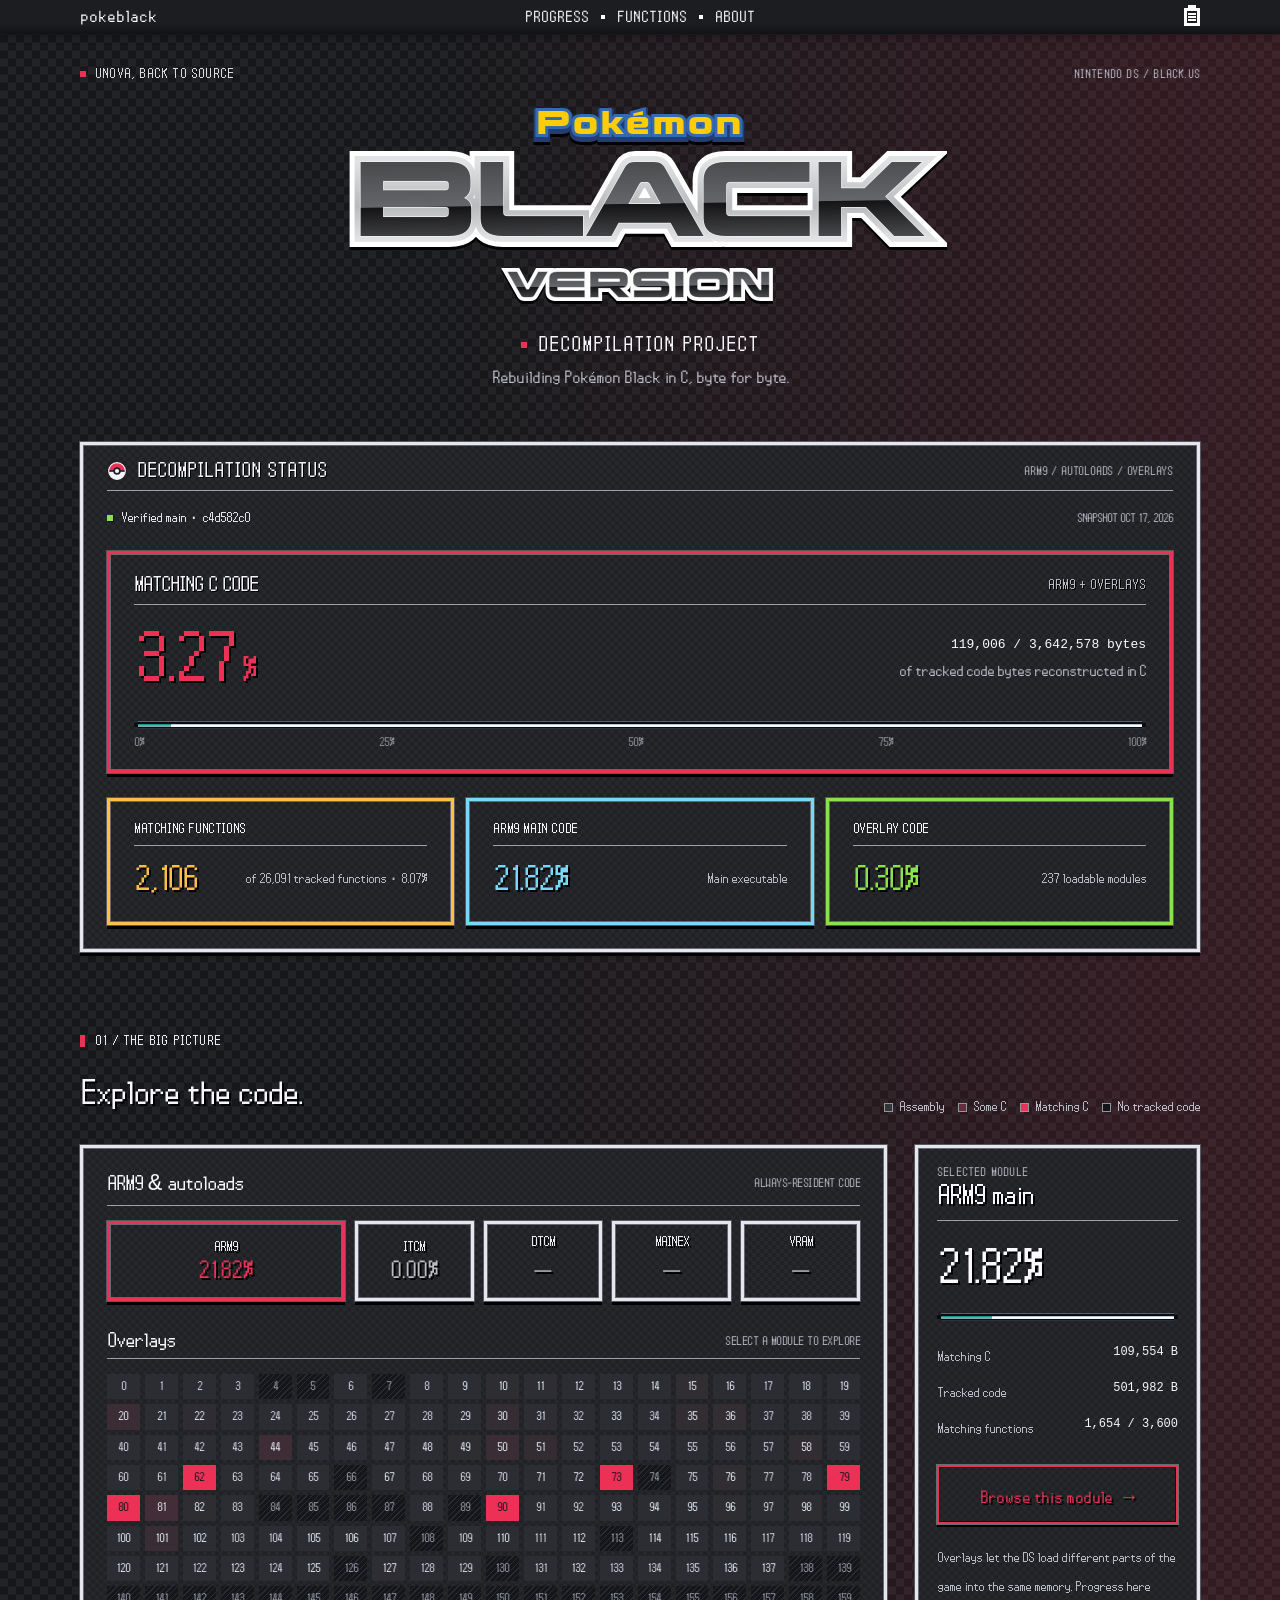
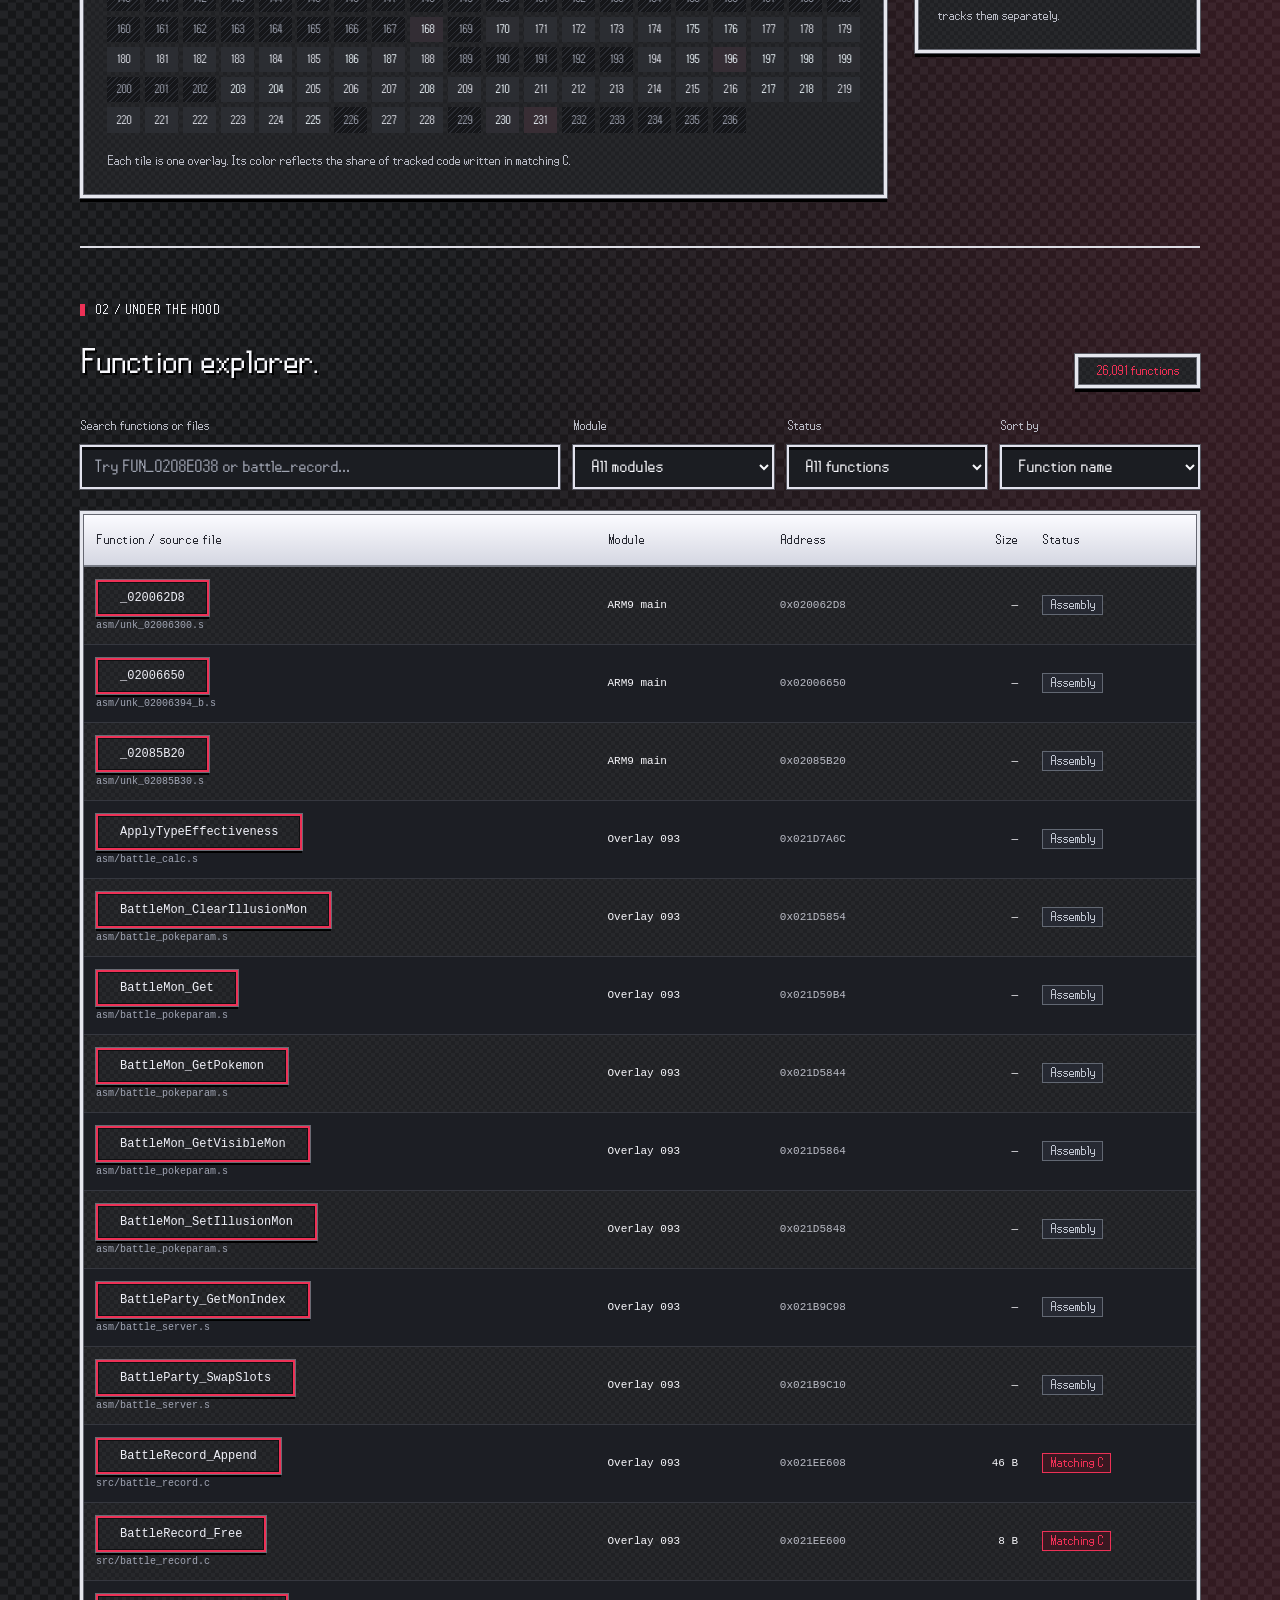
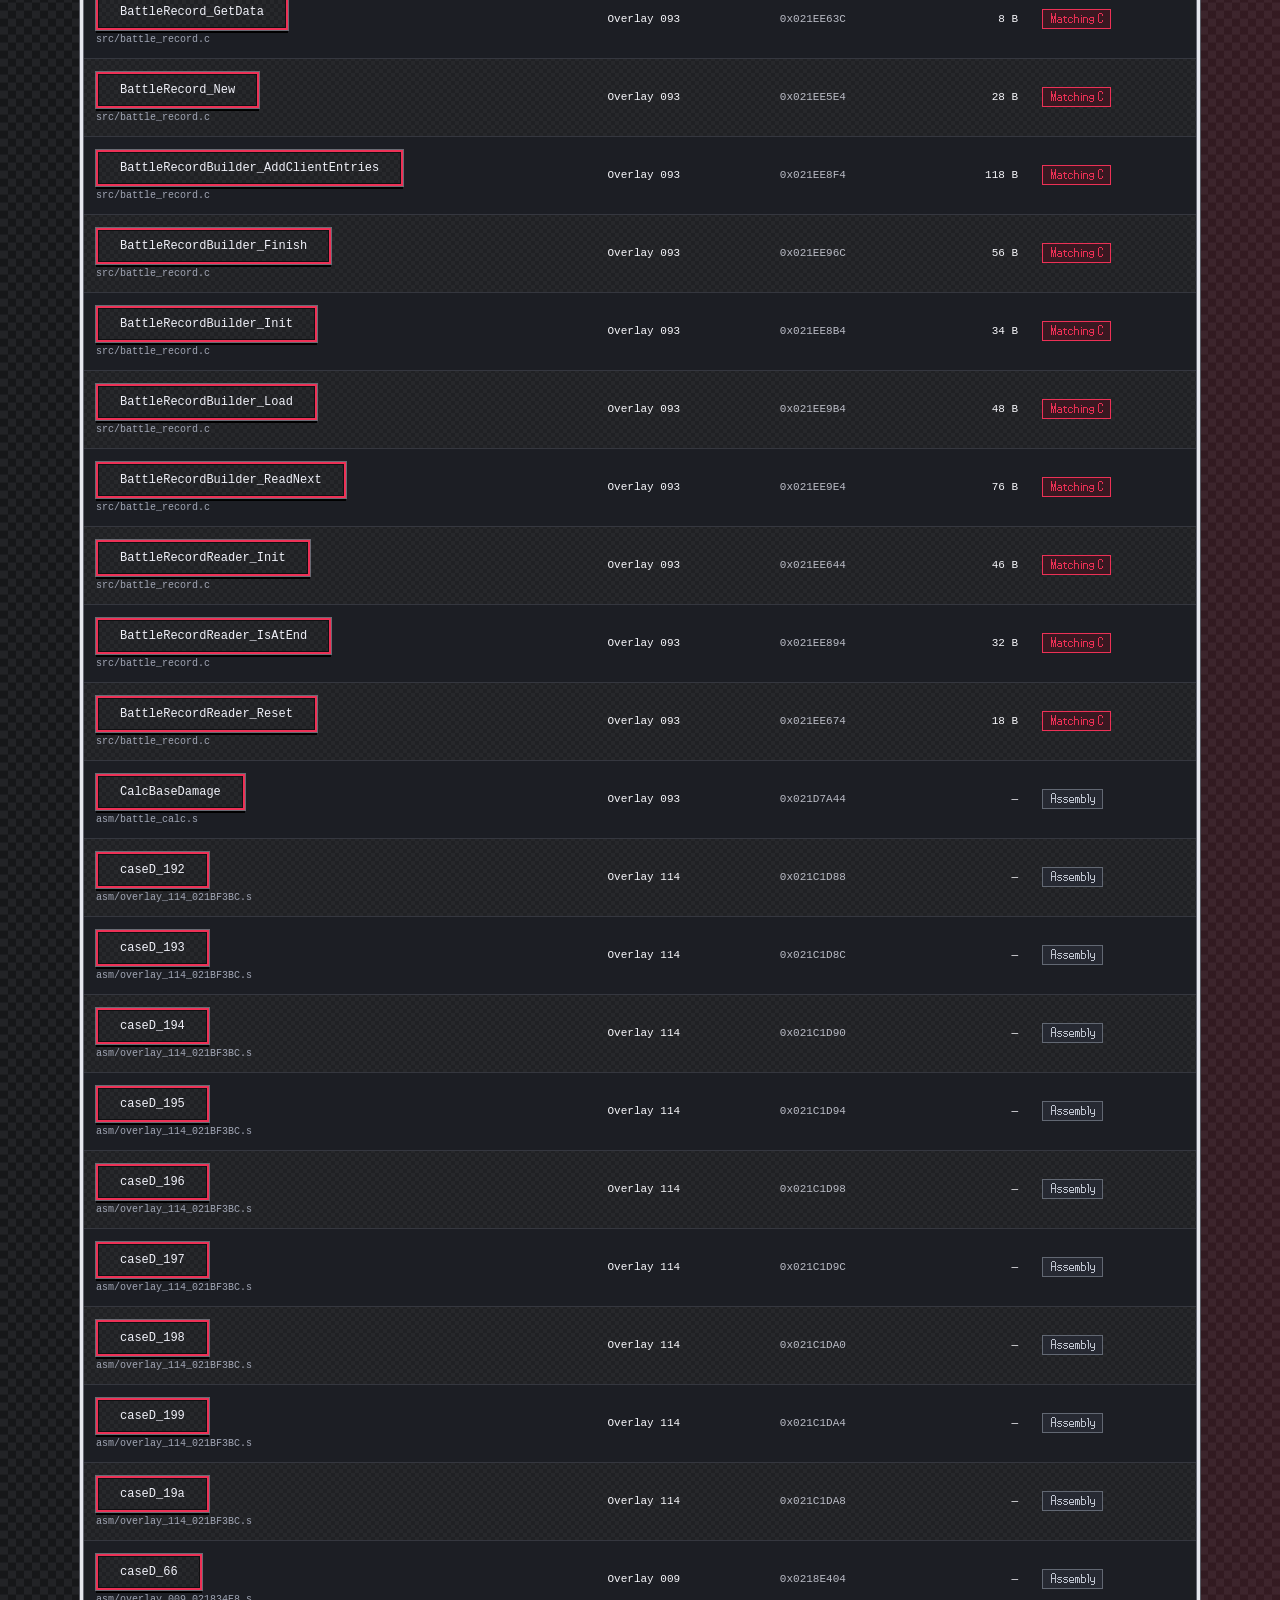
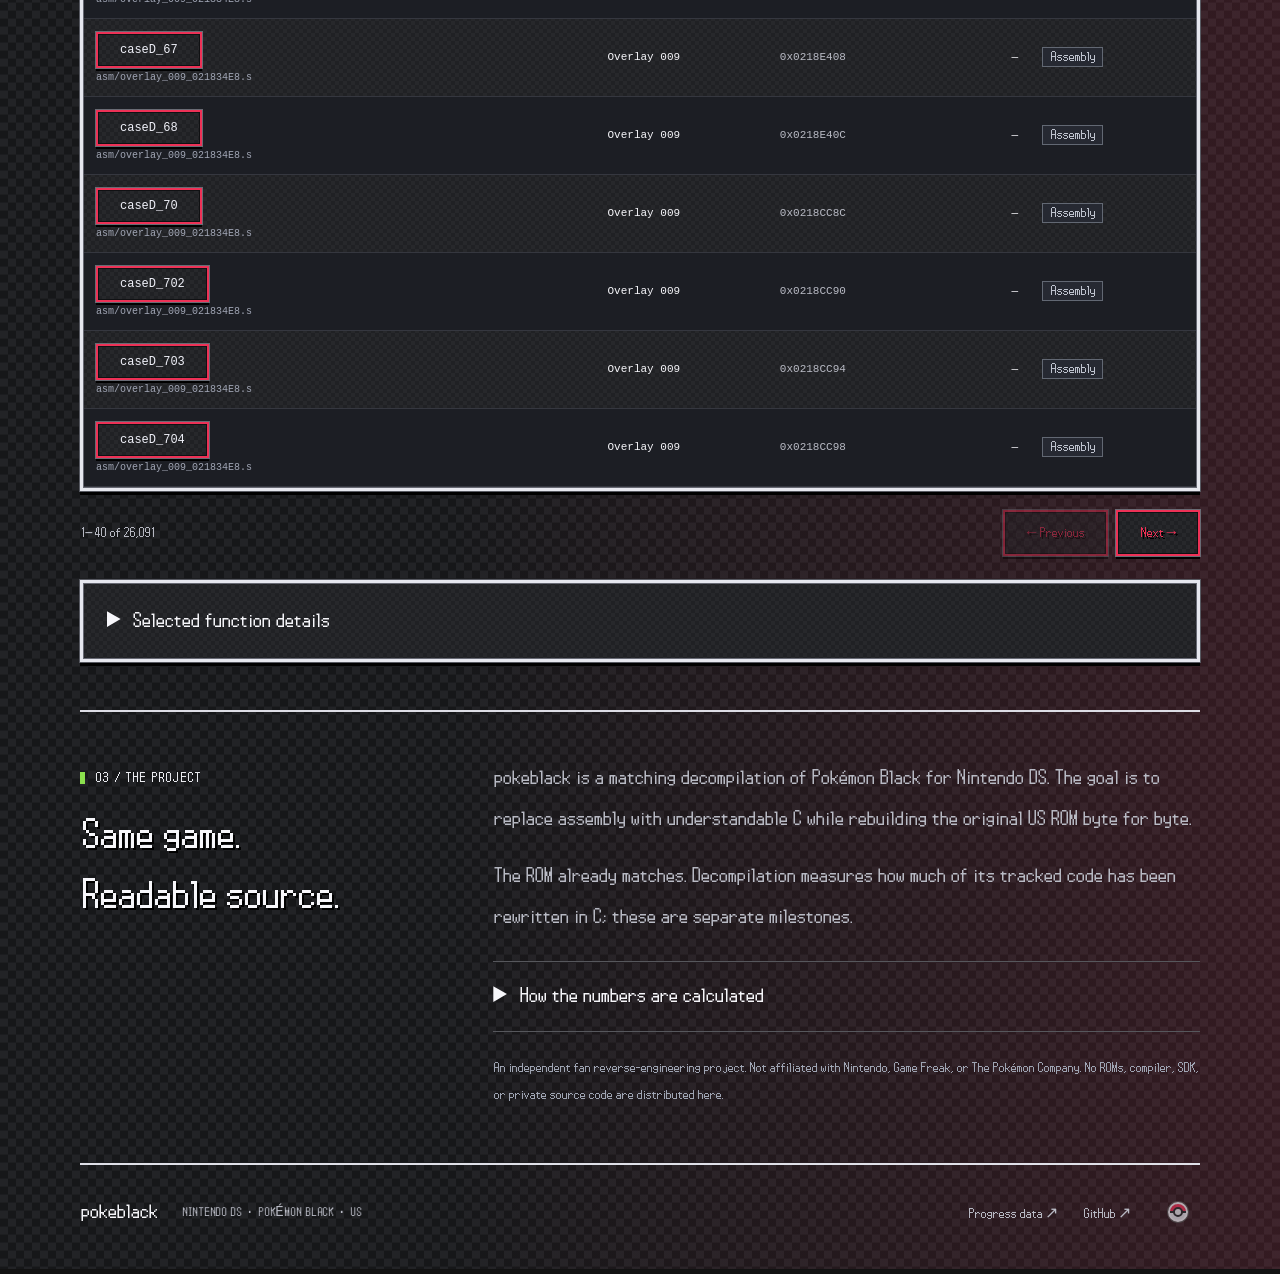
<file: index.html>
<!doctype html>
<html lang="en">
<head>
  <meta charset="utf-8">
  <meta name="viewport" content="width=device-width,initial-scale=1">
  <meta name="theme-color" content="#08090c">
  <meta name="description" content="Follow Pokémon Black's matching decompilation: verified code progress, Nintendo DS overlays, and a searchable function explorer.">
  <title>pokeblack · Decompilation progress</title>
  <link rel="icon" href="favicon.svg?v=2" type="image/svg+xml">
  <link rel="stylesheet" href="style.css?v=30">
  <link rel="preload" href="assets/fonts/korataki-bold.woff2" as="font" type="font/woff2" crossorigin>
  <link rel="preload" href="assets/fonts/pokemon-bw-text.woff2" as="font" type="font/woff2" crossorigin>
  <script src="app.js?v=7" defer></script>
</head>
<body>
  <a class="skip" href="#main">Skip to content</a>
  <header class="auto-hide-header">
    <div class="system-strip">
      <a class="system-brand" href="#">pokeblack</a>
      <nav aria-label="Main navigation"><a class="nav-progress" href="#code-map">Progress</a><a class="nav-functions" href="#explorer">Functions</a><a class="nav-about" href="#about">About</a></nav>
      <span class="battery" aria-hidden="true"></span>
    </div>
  </header>
  <main id="main">
    <section class="hero" id="progress">
      <div class="eyebrow"><span class="tiny-square"></span> UNOVA, BACK TO SOURCE <span class="edition">NINTENDO DS / BLACK.US</span></div>
      <div class="hero-heading"><div class="hero-copy"><h1>
        <svg class="title-logo" viewBox="0 0 640 220" aria-hidden="true" focusable="false">
          <defs>
            <linearGradient id="title-face" x1="0" y1="0" x2=".09" y2="1"><stop stop-color="#48494b"/><stop offset=".49" stop-color="#656669"/><stop offset=".5" stop-color="#141416"/><stop offset="1" stop-color="#595a5d"/></linearGradient>
            <linearGradient id="title-bevel" x1="0" y1="0" x2="0" y2="1"><stop stop-color="#e0e2e4"/><stop offset=".48" stop-color="#b8babc"/><stop offset="1" stop-color="#f4f5f6"/></linearGradient>
          </defs>
          <g text-anchor="middle" font-family="Korataki, sans-serif" font-weight="700" stroke-linejoin="miter">
            <text x="320" y="35" font-size="28" letter-spacing="3" fill="#233d71" stroke="#233d71" stroke-width="10">Pokémon</text>
            <text x="320" y="32" font-size="28" letter-spacing="3" fill="#ffcc05" stroke="#326bb3" stroke-width="6" paint-order="stroke fill">Pokémon</text>
            <g font-size="92">
              <text x="320" y="134" fill="none" stroke="#fff" stroke-width="22">BLACK</text>
              <text x="320" y="134" fill="none" stroke="url(#title-bevel)" stroke-width="12">BLACK</text>
              <text x="320" y="134" fill="url(#title-face)" stroke="#f0f1f3" stroke-width="1.4" paint-order="stroke fill">BLACK</text>
            </g>
            <g font-size="31" letter-spacing="3">
              <text x="320" y="195" fill="none" stroke="#fff" stroke-width="8">VERSION</text>
              <text x="320" y="195" fill="url(#title-face)" stroke="#b5b7bb" stroke-width="1" paint-order="stroke fill">VERSION</text>
            </g>
          </g>
        </svg><span class="sr-only">Pokémon Black Version decompilation progress</span>
      </h1><div class="hero-subtitle"><span class="tiny-square"></span> DECOMPILATION PROJECT</div><p>Rebuilding Pokémon Black in C, byte for byte.</p></div>
      </div>
      <div class="progress-console">
      <div class="console-top"><span><svg class="status-ball" viewBox="0 0 24 24" aria-hidden="true"><circle cx="12" cy="12" r="10" fill="#f3f5fa"/><path d="M2 12a10 10 0 0 1 20 0Z" fill="var(--accent)"/><path d="M2 12h20" stroke="#1b222e" stroke-width="2"/><circle cx="12" cy="12" r="3.5" fill="#f3f5fa" stroke="#1b222e" stroke-width="2"/><circle cx="12" cy="12" r="10" fill="none" stroke="#f3f5fa" stroke-width="1.3"/></svg> DECOMPILATION STATUS</span><span>ARM9 / AUTOLOADS / OVERLAYS</span></div>
      <div class="snapshot"><span class="live-dot"></span><span id="verification">Loading verified snapshot…</span><span class="snapshot-date" id="snapshot-date"></span></div>
      <p class="error" id="error" role="alert" hidden></p>
      <div class="code-status"><div class="code-nameplate"><span>MATCHING C CODE</span><span>ARM9 + OVERLAYS</span></div><div class="progress-heading"><div class="big-number"><span id="overall">—</span><span>%</span></div><div class="progress-caption"><strong id="byte-caption">Reading progress data…</strong><span>of tracked code bytes reconstructed in C</span></div></div>
      <div class="hp-bar"><span class="exp-track"><progress id="overall-bar" value="0" max="100" aria-label="Overall matching C code progress"></progress></span></div>
      <div class="scale" aria-hidden="true"><span>0%</span><span>25%</span><span>50%</span><span>75%</span><span>100%</span></div>
      </div>
      <div class="stats">
        <div><span class="metric-label">MATCHING FUNCTIONS</span><strong id="matched-functions">—</strong><span id="function-caption">of tracked named functions</span></div>
        <div><span class="metric-label">ARM9 MAIN CODE</span><strong id="arm9-percent">—</strong><span>Main executable</span></div>
        <div><span class="metric-label">OVERLAY CODE</span><strong id="overlay-percent">—</strong><span id="overlay-caption">Loadable game modules</span></div>
      </div>
      </div>
    </section>

    <section class="map-section" id="code-map" aria-labelledby="map-title">
      <div class="section-title"><div><span class="section-number">01 / THE BIG PICTURE</span><h2 id="map-title">Explore the code.</h2></div><div class="legend"><span><i class="legend-remaining"></i>Assembly</span><span><i class="legend-partial"></i>Some C</span><span><i class="legend-done"></i>Matching C</span><span><i class="legend-empty"></i>No tracked code</span></div></div>
      <div class="map-layout"><div class="map-main"><div class="map-label"><h3>ARM9 &amp; autoloads</h3><span>ALWAYS-RESIDENT CODE</span></div><div id="core-map" class="core-map"></div><div class="map-label overlays-label"><h3>Overlays</h3><span>SELECT A MODULE TO EXPLORE</span></div><div class="heatmap" id="overlay-map" aria-label="Overlay code progress"></div><p class="map-note">Each tile is one overlay. Its color reflects the share of tracked code written in matching C.</p></div>
      <aside class="module-detail" id="module-detail" aria-live="polite"><div class="module-nameplate"><span class="metric-label">SELECTED MODULE</span><h3 id="module-title">ARM9 main</h3></div><strong class="module-percent" id="module-percent">—</strong><div class="module-exp"><span class="exp-track"><progress id="module-bar" value="0" max="100" aria-label="Selected module matching C progress"></progress></span></div><dl><div><dt>Matching C</dt><dd id="module-bytes">—</dd></div><div><dt>Tracked code</dt><dd id="module-total">—</dd></div><div><dt>Matching functions</dt><dd id="module-functions">—</dd></div></dl><button class="primary-button menu-frame" id="explore-module" type="button">Browse this module <span aria-hidden="true">→</span></button><p>Overlays let the DS load different parts of the game into the same memory. Progress here tracks them separately.</p></aside></div>
    </section>

    <section id="explorer" aria-labelledby="explorer-title">
      <div class="section-title"><div><span class="section-number">02 / UNDER THE HOOD</span><h2 id="explorer-title">Function explorer.</h2></div><span class="result-count" id="result-count" aria-live="polite">Loading…</span></div>
      <form class="filters" role="search" id="filters"><label class="search-label">Search functions or files<input id="search" type="search" placeholder="Try FUN_0208E038 or battle_record…" autocomplete="off"></label><label>Module<select id="module-select"><option value="">All modules</option></select></label><label>Status<select id="status-select"><option value="">All functions</option><option value="matched">Matching C</option><option value="assembly">Assembly</option></select></label><label>Sort by<select id="sort-select"><option value="name">Function name</option><option value="size">C function size</option><option value="module">Module</option></select></label></form>
      <div class="table-wrapper"><table><thead><tr><th scope="col">Function / source file</th><th scope="col">Module</th><th scope="col">Address</th><th scope="col" class="size-cell">Size</th><th scope="col">Status</th></tr></thead><tbody id="function-rows"></tbody></table><p id="empty" class="empty" hidden>No functions match these filters. Try another name or module.</p></div>
      <div class="pagination"><span id="page-caption"></span><div><button id="previous" type="button" disabled aria-label="Previous page">← Previous</button><button id="next" type="button" disabled aria-label="Next page">Next →</button></div></div>
      <details class="function-detail" id="function-detail"><summary>Selected function details</summary><dl id="function-info"></dl><p>Source stays in the private decompilation mirror. This public site contains progress metadata only.</p></details>
    </section>

    <section id="about" class="about" aria-labelledby="about-title"><div><span class="section-number">03 / THE PROJECT</span><h2 id="about-title">Same game.<br>Readable source.</h2></div><div class="about-copy"><p>pokeblack is a matching decompilation of Pokémon Black for Nintendo DS. The goal is to replace assembly with understandable C while rebuilding the original US ROM byte for byte.</p><p>The ROM already matches. Decompilation measures how much of its tracked code has been rewritten in C; these are separate milestones.</p><details><summary>How the numbers are calculated</summary><p>Code progress uses objdiff v3.8.0 function-sized code bytes from linked ARM9, autoload, and overlay objects. Embedded literal pools can be included in assembly code ranges. Discarded linker helpers, data-only regions, ARM7, and game assets are excluded from this code percentage.</p><p>Function totals combine emitted named assembly function labels with emitted C functions. Compiler-generated assembly wrappers are excluded, and inline assembly does not count as matching C. Assembly function sizes are shown as a dash because their labels do not provide reliable byte sizes.</p><p>Each snapshot identifies the verified main commit. The private repo's GitHub Actions rebuilds ARM9 and ARM7 and checks their recorded hashes before updating this site. The full ROM was verified before that commit reached main.</p></details><p class="about-small">An independent fan reverse-engineering project. Not affiliated with Nintendo, Game Freak, or The Pokémon Company. No ROMs, compiler, SDK, or private source code are distributed here.</p></div></section>
    <noscript><p class="error">Enable JavaScript to browse the progress snapshot, or download <a href="data/progress.json">the progress JSON</a>.</p></noscript>
  </main>
  <footer><a class="brand" href="#">pokeblack</a><span>NINTENDO DS · POKÉMON BLACK · US</span><a href="data/progress.json">Progress data ↗</a><a href="https://github.com/reflxay/pokeblack-progress">GitHub ↗</a><a class="theme-switch" href="black2.html" aria-label="Switch to the Black 2 design" title="Switch to the Black 2 design"><span class="ball" aria-hidden="true"></span></a></footer>
</body>
</html>
</file>
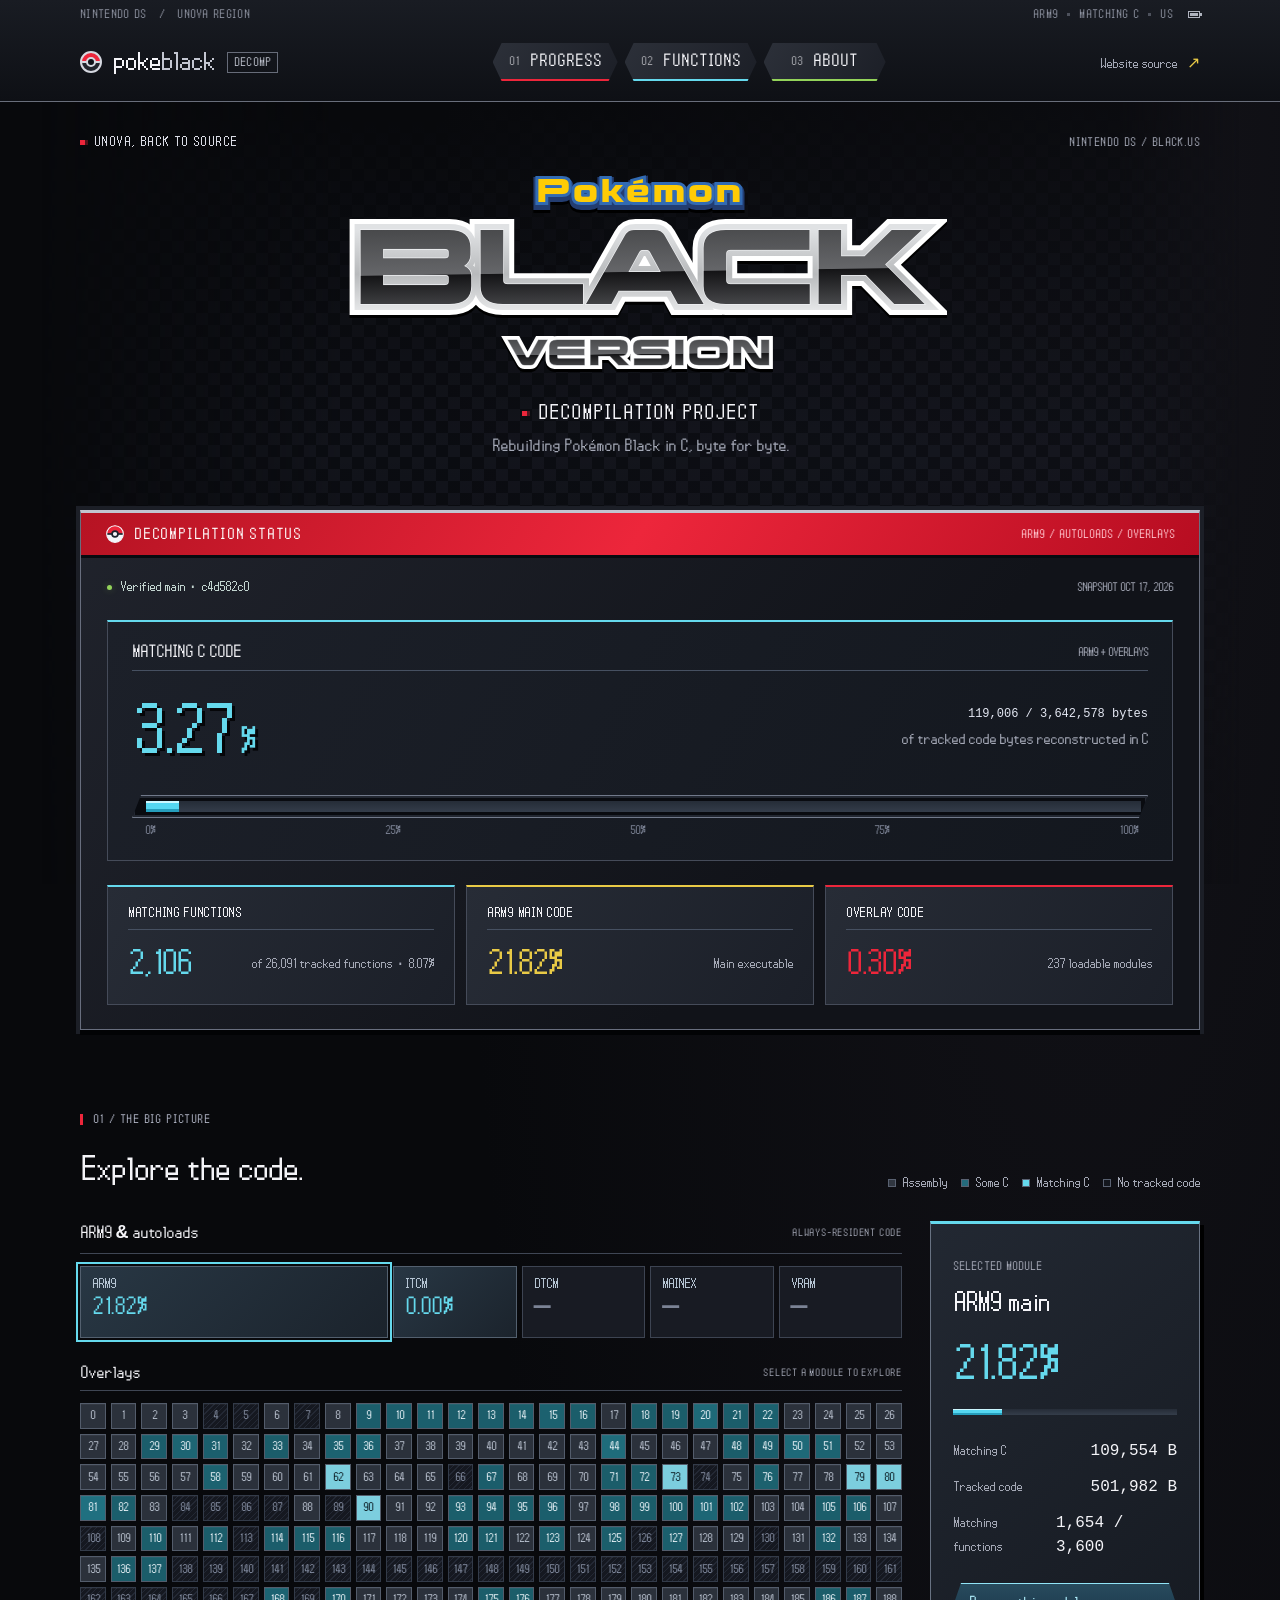
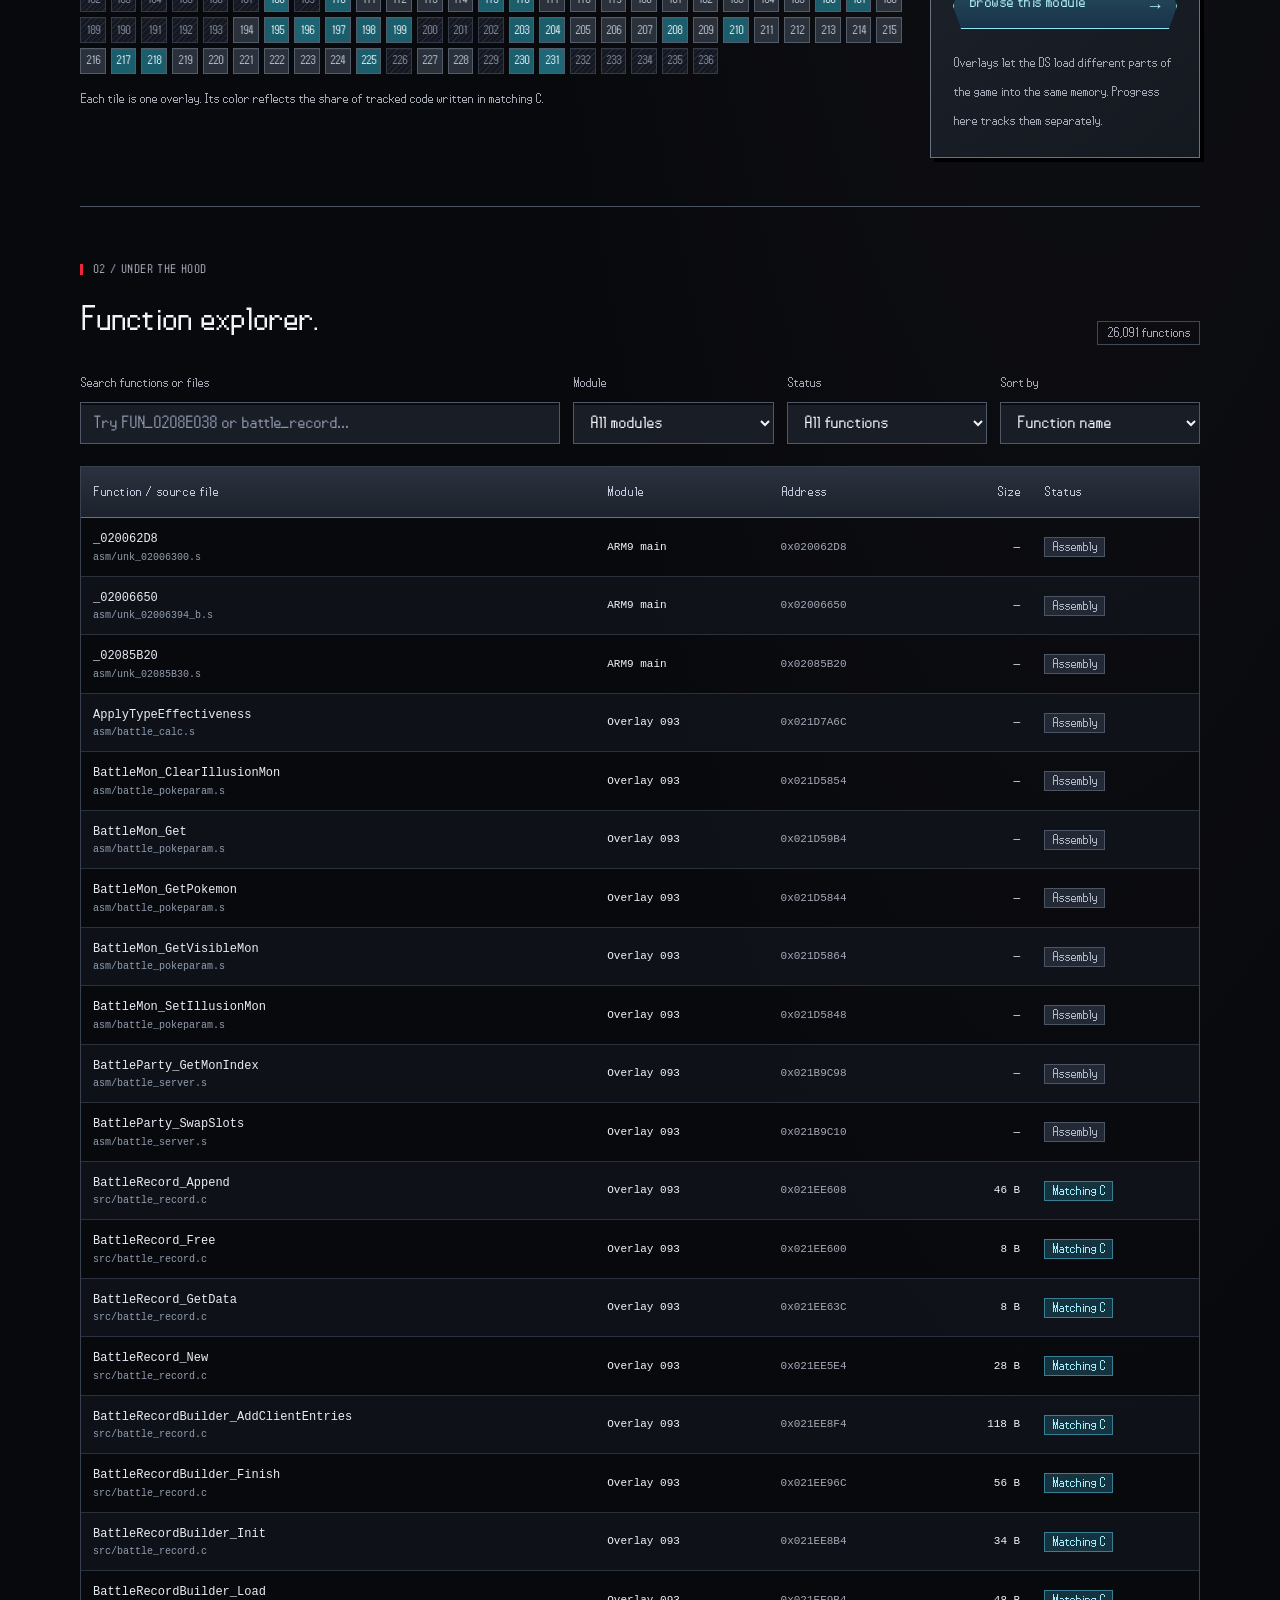
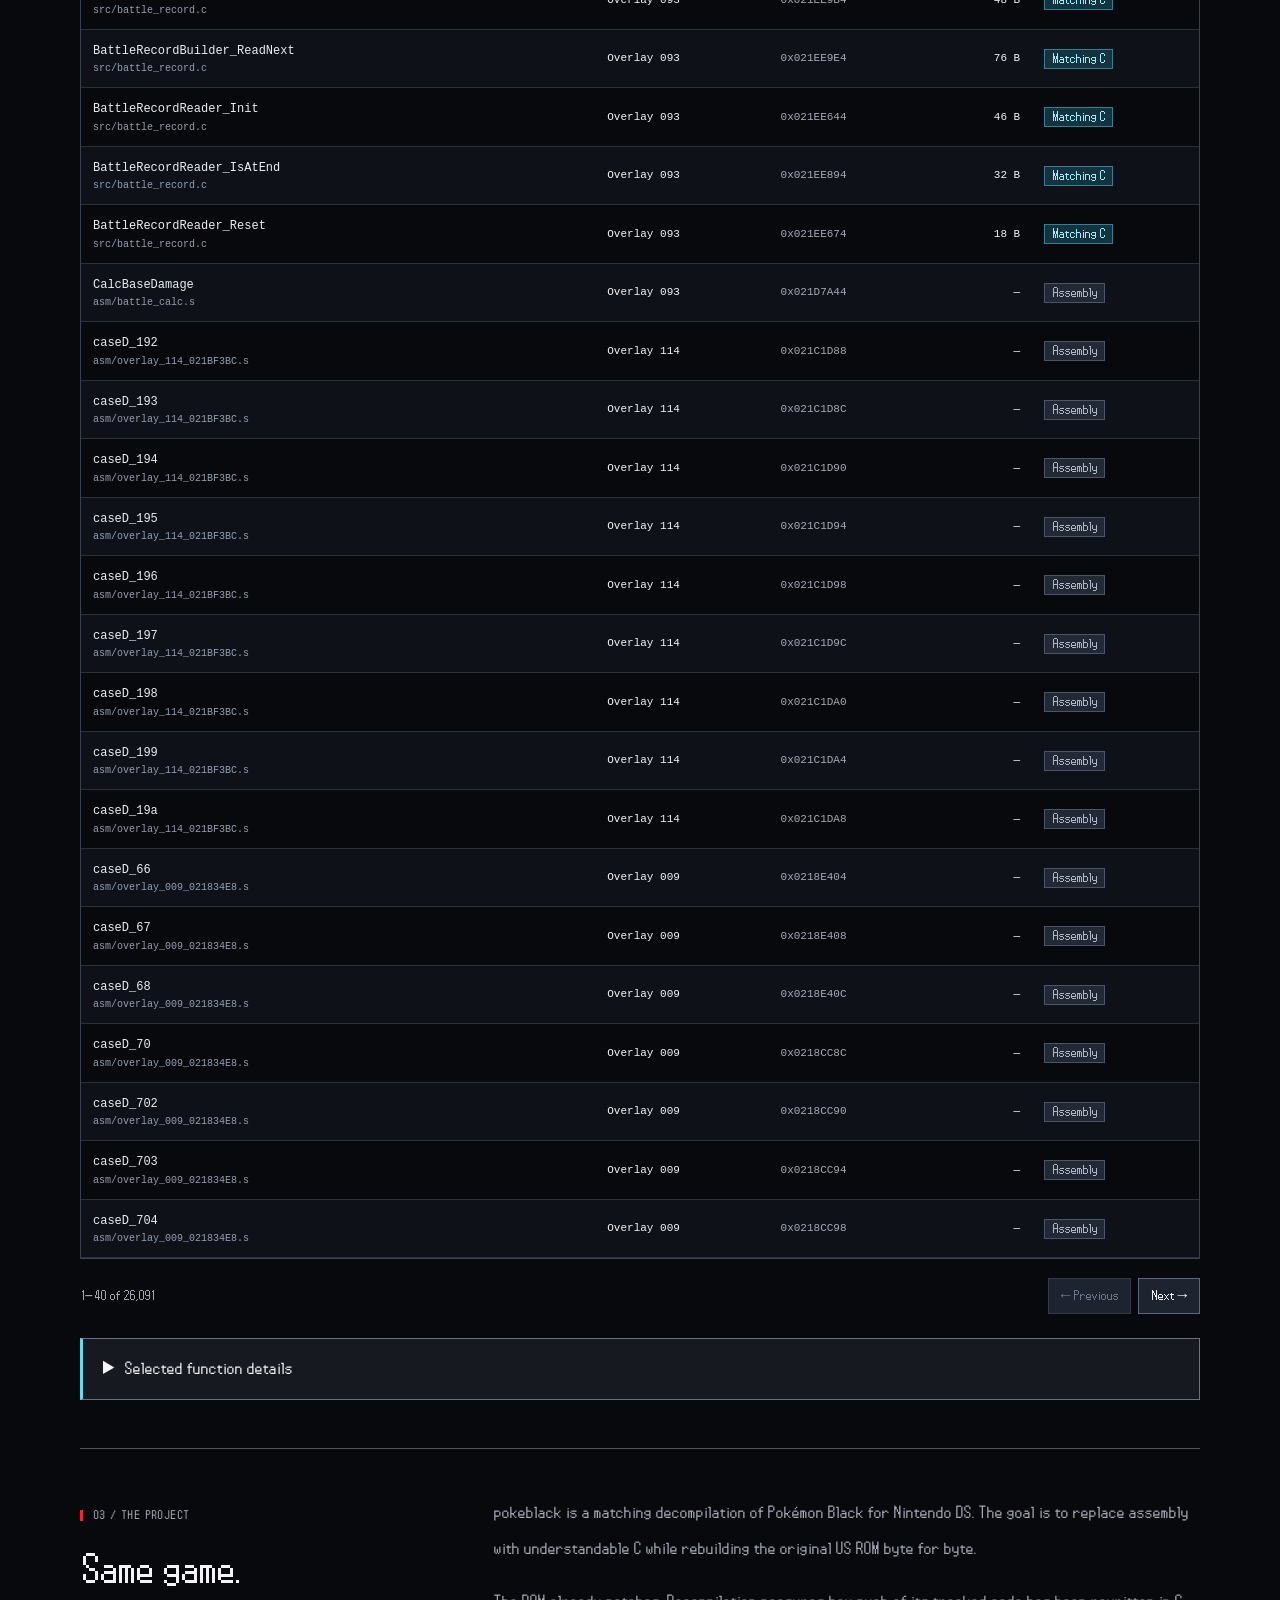
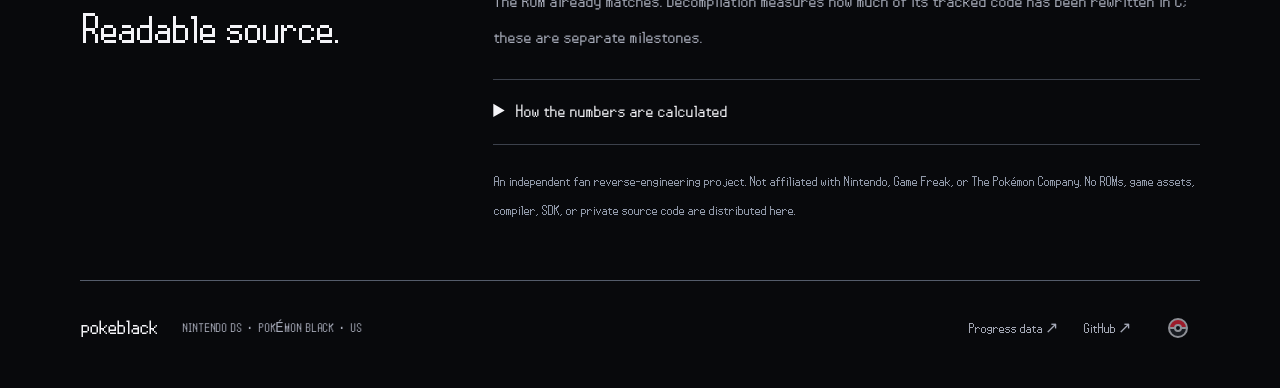
<file: black2.html>
<!doctype html>
<html lang="en">
<head>
  <meta charset="utf-8">
  <meta name="viewport" content="width=device-width,initial-scale=1">
  <meta name="theme-color" content="#08090c">
  <meta name="description" content="Follow Pokémon Black's matching decompilation: verified code progress, Nintendo DS overlays, and a searchable function explorer.">
  <title>pokeblack · Black 2 style archive</title>
  <link rel="icon" href="favicon.svg?v=2" type="image/svg+xml">
  <link rel="stylesheet" href="black2.css?v=3">
  <link rel="preload" href="assets/fonts/korataki-bold.woff2" as="font" type="font/woff2" crossorigin>
  <link rel="preload" href="assets/fonts/pokemon-bw-text.woff2" as="font" type="font/woff2" crossorigin>
  <script src="app.js?v=7" defer></script>
</head>
<body>
  <a class="skip" href="#main">Skip to content</a>
  <header>
    <div class="system-strip"><span>NINTENDO DS <span class="system-divider">/</span> UNOVA REGION</span><span>ARM9 <i></i> MATCHING C <i></i> US <span class="battery" aria-hidden="true"></span></span></div>
    <div class="header-inner">
      <a class="brand" href="#"><span class="ball" aria-hidden="true"></span>poke<span>black</span><span class="brand-tag">DECOMP</span></a>
      <nav aria-label="Main navigation"><a class="nav-progress" href="#progress"><span>01</span> Progress</a><a class="nav-functions" href="#explorer"><span>02</span> Functions</a><a class="nav-about" href="#about"><span>03</span> About</a></nav>
      <a class="repo-link" href="https://github.com/reflxay/pokeblack-progress">Website source <span aria-hidden="true">↗</span></a>
    </div>
  </header>
  <main id="main">
    <section class="hero" id="progress">
      <div class="eyebrow"><span class="tiny-square"></span> UNOVA, BACK TO SOURCE <span class="edition">NINTENDO DS / BLACK.US</span></div>
      <div class="hero-heading"><div class="hero-copy"><h1>
        <svg class="title-logo" viewBox="0 0 640 220" aria-hidden="true" focusable="false">
          <defs>
            <linearGradient id="title-face" x1="0" y1="0" x2=".09" y2="1"><stop stop-color="#48494b"/><stop offset=".49" stop-color="#656669"/><stop offset=".5" stop-color="#141416"/><stop offset="1" stop-color="#595a5d"/></linearGradient>
            <linearGradient id="title-bevel" x1="0" y1="0" x2="0" y2="1"><stop stop-color="#e0e2e4"/><stop offset=".48" stop-color="#b8babc"/><stop offset="1" stop-color="#f4f5f6"/></linearGradient>
          </defs>
          <g text-anchor="middle" font-family="Korataki, sans-serif" font-weight="700" stroke-linejoin="miter">
            <text x="320" y="35" font-size="28" letter-spacing="3" fill="#233d71" stroke="#233d71" stroke-width="10">Pokémon</text>
            <text x="320" y="32" font-size="28" letter-spacing="3" fill="#ffcc05" stroke="#326bb3" stroke-width="6" paint-order="stroke fill">Pokémon</text>
            <g font-size="92">
              <text x="320" y="134" fill="none" stroke="#fff" stroke-width="22">BLACK</text>
              <text x="320" y="134" fill="none" stroke="url(#title-bevel)" stroke-width="12">BLACK</text>
              <text x="320" y="134" fill="url(#title-face)" stroke="#f0f1f3" stroke-width="1.4" paint-order="stroke fill">BLACK</text>
            </g>
            <g font-size="31" letter-spacing="3">
              <text x="320" y="195" fill="none" stroke="#fff" stroke-width="8">VERSION</text>
              <text x="320" y="195" fill="url(#title-face)" stroke="#b5b7bb" stroke-width="1" paint-order="stroke fill">VERSION</text>
            </g>
          </g>
        </svg><span class="sr-only">Pokémon Black Version decompilation progress</span>
      </h1><div class="hero-subtitle"><span class="tiny-square"></span> DECOMPILATION PROJECT</div><p>Rebuilding Pokémon Black in C, byte for byte.</p></div>
      </div>
      <div class="progress-console">
      <div class="console-top"><span><svg class="status-ball" viewBox="0 0 24 24" aria-hidden="true"><circle cx="12" cy="12" r="10" fill="#f3f5fa"/><path d="M2 12a10 10 0 0 1 20 0Z" fill="#ed263b"/><path d="M2 12h20" stroke="#1b222e" stroke-width="2"/><circle cx="12" cy="12" r="3.5" fill="#f3f5fa" stroke="#1b222e" stroke-width="2"/><circle cx="12" cy="12" r="10" fill="none" stroke="#f3f5fa" stroke-width="1.3"/></svg> DECOMPILATION STATUS</span><span>ARM9 / AUTOLOADS / OVERLAYS</span></div>
      <div class="snapshot"><span class="live-dot"></span><span id="verification">Loading verified snapshot…</span><span class="snapshot-date" id="snapshot-date"></span></div>
      <p class="error" id="error" role="alert" hidden></p>
      <div class="code-status"><div class="code-nameplate"><span>MATCHING C CODE</span><span>ARM9 + OVERLAYS</span></div><div class="progress-heading"><div class="big-number"><span id="overall">—</span><span>%</span></div><div class="progress-caption"><strong id="byte-caption">Reading progress data…</strong><span>of tracked code bytes reconstructed in C</span></div></div>
      <div class="hp-bar"><span class="exp-track"><progress id="overall-bar" value="0" max="100" aria-label="Overall matching C code progress"></progress></span></div>
      <div class="scale" aria-hidden="true"><span>0%</span><span>25%</span><span>50%</span><span>75%</span><span>100%</span></div>
      </div>
      <div class="stats">
        <div><span class="metric-label">MATCHING FUNCTIONS</span><strong id="matched-functions">—</strong><span id="function-caption">of tracked named functions</span></div>
        <div><span class="metric-label">ARM9 MAIN CODE</span><strong id="arm9-percent">—</strong><span>Main executable</span></div>
        <div><span class="metric-label">OVERLAY CODE</span><strong id="overlay-percent">—</strong><span id="overlay-caption">Loadable game modules</span></div>
      </div>
      </div>
    </section>

    <section class="map-section" id="code-map" aria-labelledby="map-title">
      <div class="section-title"><div><span class="section-number">01 / THE BIG PICTURE</span><h2 id="map-title">Explore the code.</h2></div><div class="legend"><span><i class="legend-remaining"></i>Assembly</span><span><i class="legend-partial"></i>Some C</span><span><i class="legend-done"></i>Matching C</span><span><i class="legend-empty"></i>No tracked code</span></div></div>
      <div class="map-layout"><div class="map-main"><div class="map-label"><h3>ARM9 &amp; autoloads</h3><span>ALWAYS-RESIDENT CODE</span></div><div id="core-map" class="core-map"></div><div class="map-label overlays-label"><h3>Overlays</h3><span>SELECT A MODULE TO EXPLORE</span></div><div class="heatmap" id="overlay-map" aria-label="Overlay code progress"></div><p class="map-note">Each tile is one overlay. Its color reflects the share of tracked code written in matching C.</p></div>
      <aside class="module-detail" id="module-detail" aria-live="polite"><span class="metric-label">SELECTED MODULE</span><h3 id="module-title">ARM9 main</h3><strong class="module-percent" id="module-percent">—</strong><progress id="module-bar" value="0" max="100" aria-label="Selected module matching C progress"></progress><dl><div><dt>Matching C</dt><dd id="module-bytes">—</dd></div><div><dt>Tracked code</dt><dd id="module-total">—</dd></div><div><dt>Matching functions</dt><dd id="module-functions">—</dd></div></dl><button class="primary-button" id="explore-module" type="button">Browse this module <span aria-hidden="true">→</span></button><p>Overlays let the DS load different parts of the game into the same memory. Progress here tracks them separately.</p></aside></div>
    </section>

    <section id="explorer" aria-labelledby="explorer-title">
      <div class="section-title"><div><span class="section-number">02 / UNDER THE HOOD</span><h2 id="explorer-title">Function explorer.</h2></div><span class="result-count" id="result-count" aria-live="polite">Loading…</span></div>
      <form class="filters" role="search" id="filters"><label class="search-label">Search functions or files<input id="search" type="search" placeholder="Try FUN_0208E038 or battle_record…" autocomplete="off"></label><label>Module<select id="module-select"><option value="">All modules</option></select></label><label>Status<select id="status-select"><option value="">All functions</option><option value="matched">Matching C</option><option value="assembly">Assembly</option></select></label><label>Sort by<select id="sort-select"><option value="name">Function name</option><option value="size">C function size</option><option value="module">Module</option></select></label></form>
      <div class="table-wrapper"><table><thead><tr><th scope="col">Function / source file</th><th scope="col">Module</th><th scope="col">Address</th><th scope="col" class="size-cell">Size</th><th scope="col">Status</th></tr></thead><tbody id="function-rows"></tbody></table><p id="empty" class="empty" hidden>No functions match these filters. Try another name or module.</p></div>
      <div class="pagination"><span id="page-caption"></span><div><button id="previous" type="button" disabled aria-label="Previous page">← Previous</button><button id="next" type="button" disabled aria-label="Next page">Next →</button></div></div>
      <details class="function-detail" id="function-detail"><summary>Selected function details</summary><dl id="function-info"></dl><p>Source stays in the private decompilation mirror. This public site contains progress metadata only.</p></details>
    </section>

    <section id="about" class="about" aria-labelledby="about-title"><div><span class="section-number">03 / THE PROJECT</span><h2 id="about-title">Same game.<br>Readable source.</h2></div><div class="about-copy"><p>pokeblack is a matching decompilation of Pokémon Black for Nintendo DS. The goal is to replace assembly with understandable C while rebuilding the original US ROM byte for byte.</p><p>The ROM already matches. Decompilation measures how much of its tracked code has been rewritten in C; these are separate milestones.</p><details><summary>How the numbers are calculated</summary><p>Code progress uses objdiff v3.8.0 function-sized code bytes from linked ARM9, autoload, and overlay objects. Embedded literal pools can be included in assembly code ranges. Discarded linker helpers, data-only regions, ARM7, and game assets are excluded from this code percentage.</p><p>Function totals combine emitted named assembly function labels with emitted C functions. Compiler-generated assembly wrappers are excluded, and inline assembly does not count as matching C. Assembly function sizes are shown as a dash because their labels do not provide reliable byte sizes.</p><p>Each snapshot identifies the verified main commit. The private repo's GitHub Actions rebuilds ARM9 and ARM7 and checks their recorded hashes before updating this site. The full ROM was verified before that commit reached main.</p></details><p class="about-small">An independent fan reverse-engineering project. Not affiliated with Nintendo, Game Freak, or The Pokémon Company. No ROMs, game assets, compiler, SDK, or private source code are distributed here.</p></div></section>
    <noscript><p class="error">Enable JavaScript to browse the progress snapshot, or download <a href="data/progress.json">the progress JSON</a>.</p></noscript>
  </main>
  <footer><a class="brand" href="#">pokeblack</a><span>NINTENDO DS · POKÉMON BLACK · US</span><a href="data/progress.json">Progress data ↗</a><a href="https://github.com/reflxay/pokeblack-progress">GitHub ↗</a><a class="theme-switch" href="./" aria-label="Switch to the Black 1 design" title="Switch to the Black 1 design"><span class="ball" aria-hidden="true"></span></a></footer>
</body>
</html>
</file>
<file: style.css>
@font-face{font-family:'Korataki';src:url('assets/fonts/korataki-bold.woff2') format('woff2');font-style:normal;font-weight:700;font-display:swap}
@font-face{font-family:'Pokemon BW';src:url('assets/fonts/pokemon-bw-text.woff2') format('woff2');font-style:normal;font-weight:400;font-display:swap}

:root{color-scheme:dark;--bg:#0b0b0d;--panel:#1b1c1e;--line:#56575c;--ink:#f7f7fb;--muted:#b9bbc5;--accent:#ed3156;--progress-color:var(--accent);--red:var(--accent);--yellow:#ffbe48;--blue:#77d8f8;--green:#8be04d;--white:#eeeef4;--display:'Pokemon BW',monospace;--mono:'Pokemon BW',monospace;--code:ui-monospace,SFMono-Regular,Consolas,monospace;--checks:repeating-conic-gradient(#27282b 0 25%,#202124 0 50%) 0/8px 8px}
*{box-sizing:border-box}html{scroll-behavior:smooth;scroll-padding-top:60px}body{margin:0;color:var(--ink);font:24px/1.5 var(--display);font-synthesis:none;background:linear-gradient(90deg,transparent 35%,color-mix(in srgb,var(--accent) 14%,transparent)),repeating-conic-gradient(#222326 0 25%,#161719 0 50%) 0/16px 16px}button,input,select{font:inherit}a{color:inherit;text-decoration:none}button,a,input,select,summary{touch-action:manipulation}button{cursor:pointer}a:hover{color:var(--accent)}::selection{background:var(--accent);color:#111215}:focus-visible{outline:2px solid var(--accent);outline-offset:4px}.sr-only{position:absolute;width:1px;height:1px;padding:0;margin:-1px;overflow:hidden;clip:rect(0,0,0,0);white-space:nowrap;border:0}.skip{position:fixed;top:-80px;left:15px;background:var(--white);color:#111;z-index:5;padding:8px 16px}.skip:focus{top:10px}h1,h2,h3,p{margin-top:0}dd{margin:0}[hidden]{display:none!important}

header{background:linear-gradient(#1b1d20 70%,#111215);box-shadow:0 3px 8px #0004}.auto-hide-header{position:sticky;top:0;z-index:4;transition:transform .18s ease}.auto-hide-header.is-hidden{transform:translateY(calc(-100% - 8px))}.system-strip{display:grid;grid-template-columns:minmax(0,1fr) auto minmax(0,1fr);align-items:center;gap:24px;padding:8px max(24px,calc((100% - 1120px)/2));color:var(--muted);font:18px var(--mono);letter-spacing:1px;border-bottom:0}.system-brand,.system-brand:hover,.system-brand:focus-visible{color:#fff;white-space:nowrap;font-size:20px;justify-self:start}.system-strip nav{--nav-gap:28px;display:flex;align-items:center;justify-content:center;gap:var(--nav-gap);margin:0}.system-strip nav a{position:relative;color:#fff;white-space:nowrap;text-transform:uppercase}.system-strip nav a+a:before{content:'';position:absolute;left:calc(var(--nav-gap) / -2 - 2px);top:50%;transform:translateY(-50%);width:4px;height:4px;background:#fff}.system-strip nav a:hover,.system-strip nav a:focus-visible{color:var(--control-color);outline-color:var(--control-color)}.battery{width:16px;height:18px;border:3px solid #fff;position:relative;justify-self:end}.battery:after{content:'';position:absolute;left:1px;top:-6px;width:8px;height:3px;background:#fff}.battery:before{content:'';position:absolute;inset:2px 1px;background:repeating-linear-gradient(#fff 0 2px,transparent 2px 3px)}.brand{display:flex;align-items:center;gap:10px;font:32px var(--display)}.ball{display:inline-block;width:22px;height:22px;border:2px solid #f5f5fa;box-shadow:0 0 0 1px #555;border-radius:50%;position:relative;overflow:hidden;flex:none;background:linear-gradient(var(--red) 0 46%,#292b2f 46% 57%,#e7e7ee 57%)}.ball:before{content:'';position:absolute;top:50%;left:0;right:0;transform:translateY(-50%);border-top:2px solid #292b2f}.ball:after{content:'';position:absolute;box-sizing:border-box;width:10px;height:10px;border:2px solid #292b2f;border-radius:50%;left:50%;top:50%;transform:translate(-50%,-50%);background:#eeeef4}
button{position:relative;display:flex;align-items:center;justify-content:center;border:2px solid var(--control-color,var(--accent));border-radius:0;background:var(--checks);color:var(--control-color,var(--accent));box-shadow:0 0 0 1px #696b74,inset 0 0 0 1px #101113,0 3px #000;text-shadow:2px 2px #000}button:enabled:hover{filter:brightness(1.12);border-color:var(--ink);color:var(--control-color,var(--accent))}button:focus-visible{outline-offset:3px;outline-color:var(--control-color,var(--accent))}.brand:hover,.brand:focus-visible{color:var(--accent)}.nav-progress{--control-color:var(--yellow)}.nav-functions{--control-color:var(--blue)}.nav-about{--control-color:var(--green)}main{max-width:1200px;margin:auto;padding:0 40px}

.hero{position:relative;padding:34px 0 54px;isolation:isolate}.eyebrow,.section-number,.metric-label,.map-label>span,.edition{font:16px var(--mono);letter-spacing:1.2px;color:var(--muted)}.eyebrow{display:flex;align-items:center;gap:9px;color:#dddde6}.tiny-square{width:6px;height:6px;background:var(--accent);flex:none}.edition{margin-left:auto;font-size:14px}.hero-heading{display:block;text-align:center;padding:22px 0 32px}.hero-copy{min-width:0;display:flex;flex-direction:column;align-items:center}h1{width:min(640px,100%);margin:0;line-height:0}.title-logo{display:block;width:100%;height:auto;overflow:visible;filter:drop-shadow(0 3px 0 #000)}.hero-subtitle{display:flex;align-items:center;gap:11px;font:24px var(--display);letter-spacing:2px;margin:14px 0 8px}.hero-heading p{color:var(--muted);font-size:20px;line-height:1.6;margin-bottom:16px}

.progress-console{background:var(--checks);border:3px solid #f2f2f7;outline:1px solid #55565c;box-shadow:0 5px 0 #000;position:relative;padding:0 24px 24px}.console-top{display:flex;justify-content:space-between;align-items:center;gap:14px;margin:0 -24px;padding:4px 20px;background:linear-gradient(#fbfbff,#d5d5e0);border-bottom:2px solid #515257;font:24px var(--display);letter-spacing:1px;color:var(--red);text-shadow:1px 1px #fff}.console-top>span:first-child{display:flex;align-items:center;gap:10px}.status-ball{display:block;width:20px;height:20px;flex:none;filter:drop-shadow(0 0 1px #111)}.console-top>span:last-child{font:14px var(--mono);letter-spacing:.8px;color:#595960;text-shadow:none}.snapshot{display:flex;align-items:center;gap:8px;color:#e4e5ec;font:16px var(--mono);margin-top:18px}.live-dot{width:6px;height:6px;background:var(--green);flex:none;box-shadow:1px 1px #111}.snapshot-date{color:var(--muted);margin-left:auto;font-size:14px}
.code-status{margin:24px 0 9px;position:relative}.code-nameplate{display:flex;justify-content:space-between;align-items:center;gap:15px;color:#15171a;margin-left:0;margin-right:0;padding:1px 12px;font:24px var(--display);text-shadow:1px 1px #fff}.code-nameplate>span:last-child{font-size:16px;color:#4d515a;letter-spacing:1px}.progress-heading{display:flex;justify-content:space-between;align-items:center;gap:20px;margin-left:0;margin-right:0;padding:11px 16px 15px;background:#111215;position:relative;border-bottom:2px solid #777b85}.big-number{font:80px/1 var(--display);letter-spacing:0;text-shadow:2px 2px #000;color:var(--accent)}.big-number>span:last-child{font-size:40px;letter-spacing:0;color:inherit;margin-left:7px}.progress-caption{text-align:right;color:var(--muted);font-size:18px}.progress-caption strong{display:block;font:13px var(--code);color:#fafaff;margin-bottom:6px}.hp-bar,.module-exp{display:flex;align-items:center;padding:0}/* The reference's teal fill is three pixels high. Its purple scenery is excluded. */
.exp-track{position:relative;display:block;flex:1;min-width:0;height:8px;background:linear-gradient(#586268 0 1px,#090c10 1px 7px,#283239 7px 8px);clip-path:polygon(0 2px,4px 2px,4px 0,calc(100% - 4px) 0,calc(100% - 4px) 2px,100% 2px,100% 6px,calc(100% - 4px) 6px,calc(100% - 4px) 8px,4px 8px,4px 6px,0 6px)}progress{appearance:none;position:absolute;top:3px;left:4px;width:calc(100% - 8px);height:3px;display:block;border:0;border-radius:0;padding:0;background:linear-gradient(#b5c5cf 0 1px,#fff 1px 2px,#effbff 2px 3px);overflow:hidden}progress::-webkit-progress-bar{background:linear-gradient(#b5c5cf 0 1px,#fff 1px 2px,#effbff 2px 3px)}progress::-webkit-progress-value{background:linear-gradient(#1b9289 0 1px,#50b4b0 1px 2px,#86a1ae 2px 3px)}progress::-moz-progress-bar{background:linear-gradient(#1b9289 0 1px,#50b4b0 1px 2px,#86a1ae 2px 3px)}.scale{display:flex;justify-content:space-between;color:#93969e;font:14px var(--mono);margin:8px 0 0}.stats{display:grid;grid-template-columns:repeat(3,1fr);gap:12px;margin-top:25px}.stats>div{background:#121315;border:1px solid #55565b;box-shadow:0 0 0 2px #ececf2,0 3px 0 2px #000;min-width:0;--stat-color:var(--yellow);padding:0 14px 13px}.stats>div:nth-child(2){--stat-color:var(--blue)}.stats>div:nth-child(3){--stat-color:var(--green)}.stats .metric-label{display:block;background:linear-gradient(#f6f6fb,#d4d6df);color:#2b2c32;font-size:16px;letter-spacing:.6px;padding:1px 14px;margin:0 -14px 9px}.stats strong{display:block;font:40px var(--display);margin:2px 0 5px;color:var(--stat-color);text-shadow:2px 2px #000}.stats span:last-child{color:var(--muted);font-size:16px;display:block;line-height:1.6}

.code-nameplate,.stats .metric-label,.module-nameplate{position:relative}

.section-title{display:flex;align-items:flex-end;justify-content:space-between;gap:22px;margin:0 0 26px}.section-number{font-size:16px;color:#edeef3;border-left:5px solid var(--red);padding-left:10px}.section-title h2,.about h2{font:40px/1.25 var(--display);margin:12px 0 0;text-shadow:2px 2px #000}.map-section{padding:15px 0 48px}.legend{display:flex;flex-wrap:wrap;gap:14px;font-size:16px;color:var(--muted)}.legend span{display:flex;align-items:center;gap:6px}.legend i{width:9px;height:9px;display:inline-block;border:1px solid #92969f}.legend-remaining{background:#33363b}.legend-partial{background:color-mix(in srgb,var(--accent) 30%,#2b2d32)}.legend-done{background:var(--accent)}.legend-empty{background:#131619}.map-layout{display:grid;grid-template-columns:1fr 285px;gap:28px}.map-label{display:flex;justify-content:space-between;align-items:center;margin-bottom:15px;gap:10px;border-bottom:2px solid #e2e2eb;padding-bottom:8px;position:relative}.map-label h3{font:24px var(--display);margin:0}.map-label>span{font-size:14px;letter-spacing:.5px}.core-map{display:grid;grid-template-columns:2fr repeat(4,1fr);gap:10px}.core-tile{--control-color:var(--red);min-height:77px;flex-direction:column;gap:7px;text-align:center;padding:12px 10px}.core-tile>span{display:block;font:16px var(--mono);color:#edeef3}.core-tile>strong{font:28px var(--display);color:var(--accent)}.core-tile.empty-tile>strong{color:#979aa5}.core-tile[aria-pressed=true],.heatmap button[aria-pressed=true]{--control-color:var(--accent)}.core-tile:hover{filter:brightness(1.1)}.overlays-label{margin-top:31px}.heatmap{display:grid;grid-template-columns:repeat(auto-fill,minmax(32px,1fr));gap:5px}.heatmap button{--control-color:var(--red);aspect-ratio:1.3;background:#2b2d32;color:#e0e1e9;font:14px var(--mono);padding:0;text-shadow:none;border:0;box-shadow:none}.heatmap button.empty-tile{background:repeating-linear-gradient(135deg,#151619,#151619 3px,#2a2c32 3px,#2a2c32 4px);color:#9b9fac}.heatmap button:hover{z-index:1}.map-note{font-size:16px;color:var(--muted);margin:16px 0 0}.module-detail{background:var(--checks);border:3px solid #f2f2f8;outline:1px solid #54565e;padding:0 19px 20px;height:fit-content;position:sticky;top:24px;box-shadow:4px 5px 0 #000}.module-nameplate{background:linear-gradient(#fff,#d5d7e3);color:#1a1b20;margin:0 -19px 21px;padding:4px 12px 3px;font-size:16px;line-height:1.25}.module-nameplate .metric-label{display:block;line-height:1;font-size:14px;color:#575a66}.module-detail h3{font:32px var(--display);margin:4px 0 0;text-shadow:1px 1px #fff}.module-percent{font:56px/1 var(--display);color:#fafaff;display:block;margin:0 0 16px;text-shadow:2px 2px #000}.module-detail dl{margin:24px 0}.module-detail dl>div{display:flex;justify-content:space-between;gap:10px;font-size:16px;margin-top:12px}.module-detail dt{color:var(--muted)}.module-detail dd{font:12px var(--code);white-space:nowrap}.primary-button{width:100%;font:20px var(--display);letter-spacing:.4px;padding:19px 14px 13px;gap:10px;--control-color:var(--accent)}.module-detail>p{font-size:16px;line-height:1.8;color:var(--muted);margin:20px 0 0}

#explorer{padding:42px 0 48px;border-top:2px solid #dddde5}.result-count{font:16px var(--mono);color:var(--accent);border:1px solid #585b65;padding:5px 9px;background:#17181b}.filters{display:grid;grid-template-columns:2.4fr 1fr 1fr 1fr;gap:13px;margin-bottom:22px}.filters label{font-size:16px;color:var(--muted);display:flex;flex-direction:column;gap:7px}input,select{width:100%;background:#1b1d22;border:2px solid #e3e3ee;outline:1px solid #54565f;color:var(--ink);font-size:20px;padding:9px 12px;height:44px;min-width:0;box-shadow:inset 0 3px 0 #08090b}input::placeholder{color:#a0a5b3}input:focus,select:focus{outline:2px solid var(--accent);border-color:#fff}select{padding-right:7px}.table-wrapper{overflow:auto;border:2px solid #e0e1eb;outline:1px solid #4b4d56;background:#101114}table{border-collapse:collapse;width:100%;font-size:20px}th{text-align:left;font-weight:400;font-size:16px;font-family:var(--mono);letter-spacing:.6px;color:#252730;background:linear-gradient(#fdfdff,#d5d7e4);padding:13px 12px;white-space:nowrap;border-bottom:3px solid #51535e}td{padding:13px 12px;border-bottom:1px solid #35373f;vertical-align:middle;font:11px var(--code)}tbody tr:nth-child(even){background:#1c1e24}tbody tr:hover{background:#401923}td:first-child{width:46%;min-width:240px}td:nth-child(3){color:var(--muted)}.function-button{--control-color:var(--red);width:fit-content;min-height:34px;color:#f0f1f9;padding:9px 22px;text-align:center;font:12px var(--code);text-shadow:none}.function-button:hover{color:var(--accent)}.file-name{font:10px var(--code);color:#a1a6b5;display:block;margin-top:4px}.status-badge{display:inline-block;font:16px var(--mono);border:1px solid #626873;background:#262932;color:#c1c6d1;padding:3px 7px;white-space:nowrap}.status-badge.matched{color:var(--accent);background:color-mix(in srgb,var(--accent) 18%,#121315);border-color:var(--accent)}.size-cell{text-align:right}.pagination{display:flex;align-items:center;justify-content:space-between;margin-top:19px;font:16px var(--mono);color:var(--muted)}.pagination>div{display:flex;gap:8px}.pagination button{--control-color:var(--accent);padding:12px 22px;font:16px var(--mono)}.pagination button:disabled{opacity:.45;cursor:default}.empty{padding:35px;text-align:center;color:var(--muted)}.function-detail{margin-top:24px;background:var(--checks);border:2px solid #dddfe9;border-left:5px solid var(--accent);padding:15px 20px;font-size:20px}.function-detail dl{display:grid;grid-template-columns:110px 1fr;gap:10px;overflow-wrap:anywhere;font:12px var(--code)}.function-detail dt{color:var(--muted)}.function-detail p{font-size:18px;color:var(--muted);margin-bottom:0}

.about{border-top:2px solid #dddde5;padding:46px 0 54px;display:grid;grid-template-columns:1fr 2fr;gap:60px}.about .section-number{border-left-color:var(--green)}.about h2{font-size:48px}.about-copy{font-size:24px;color:var(--muted);line-height:1.7}.about-copy p{margin-bottom:17px}.about-copy details{border-top:1px solid var(--line);border-bottom:1px solid var(--line);padding:14px 0;margin:23px 0}summary{cursor:pointer;color:var(--ink);font-size:24px}summary:hover{color:var(--accent)}.about-copy details[open] summary{margin-bottom:18px}.about-copy details p{font-size:20px}.about-small{font-size:16px;margin:0!important;color:#a0a6b5}footer{border-top:2px solid #e0e1e9;max-width:1120px;margin:auto;padding:25px 0 35px;display:flex;align-items:center;gap:25px;font:16px var(--mono);color:var(--muted)}footer .brand{font-size:24px;color:var(--ink)}footer>span{margin-right:auto;font-size:14px;letter-spacing:.7px}.theme-switch{width:44px;height:44px;display:flex;align-items:center;justify-content:center;opacity:.65}.theme-switch:hover,.theme-switch:focus-visible{opacity:1}.theme-switch .ball{width:20px;height:20px}.error{border:1px solid #d15365;color:#ffd0d7;background:#381720;padding:15px;margin-top:20px;font-size:20px}


/* Battle-menu checkers and layered silver borders, with square corners. */
.progress-console,.code-status,.stats>div,.map-main,.module-detail,.table-wrapper,.function-detail,.result-count,.core-tile{position:relative;border:3px solid #e6e7ee;border-radius:0;outline:1px solid #575961;box-shadow:0 4px 0 #000,inset 0 0 0 1px #666872;background:var(--checks)}
.progress-console{padding:14px 24px 24px}
.console-top{margin:0;padding:2px 0 9px;background:none;color:var(--ink);border-bottom:1px solid #9da0ab;text-shadow:1px 1px #000}
.console-top>span:last-child{color:var(--muted)}
.stats>div{border-color:var(--stat-color);padding:22px 24px;display:grid;grid-template-columns:auto minmax(0,1fr);column-gap:16px;row-gap:14px;align-items:center}
.stats strong{margin:0;line-height:1}
.stats span:last-child{text-align:right}
.code-status{padding:22px 24px;margin-bottom:14px;border-color:var(--accent)}
.code-status>.hp-bar{margin-top:20px}
.code-nameplate{background:none;color:var(--ink);border:0;border-bottom:1px solid #9da0ab;padding:0 0 10px;text-shadow:1px 1px #000}
.code-nameplate>span:last-child{color:var(--muted)}
.progress-heading{background:none;border:0;padding:16px 0 0}
.map-main{padding:22px 24px}
.map-label{border-bottom:1px solid #9da0ab}
.core-tile>strong{color:var(--muted)}
.core-tile[aria-pressed=true]{border-color:var(--accent)}
.core-tile[aria-pressed=true]>strong{color:var(--accent)}
.core-tile:enabled:hover{border-color:var(--accent);color:var(--ink)}
.heatmap button[aria-pressed=true]{box-shadow:inset 0 -2px 0 var(--ink)}
.heatmap button:enabled:hover{color:var(--ink);filter:brightness(1.2)}
.heatmap button:focus-visible{outline:2px solid var(--ink);outline-offset:2px}
th{background:linear-gradient(#fbfbff,#d5d7e2);color:#252730;border-bottom:2px solid #777b85}
.stats .metric-label{grid-column:1/-1;margin:0;padding:0 0 10px;border:0;border-bottom:1px solid #9da0ab;background:none;color:var(--ink)}
.module-detail{position:sticky;padding:18px 19px 20px}
.module-nameplate{margin:0 0 20px;padding:0 0 12px;border:0;border-bottom:1px solid #9da0ab;background:none;color:var(--ink)}
.module-nameplate .metric-label{color:var(--muted)}
.module-detail h3{text-shadow:2px 2px #000}
.table-wrapper{padding:1px}
.function-detail{padding:20px 24px}
.result-count{padding:8px 18px}

@media(max-width:1100px){.hero-heading p{font-size:20px}.stats .metric-label{font-size:14px}.map-label>span{display:none}.core-map{grid-template-columns:repeat(5,1fr)}.core-tile{padding-inline:7px}.core-tile>strong{font-size:24px}.legend{gap:9px}.filters{grid-template-columns:2fr 1fr 1fr}.filters label:last-child{grid-column:2/4}.search-label{grid-row:1/3;justify-content:center}}
@media(max-width:850px){.system-strip{padding:8px 25px}main{padding:0 25px}.stats{grid-template-columns:repeat(2,1fr)}.stats .metric-label{font-size:16px}.map-layout{grid-template-columns:1fr 245px;gap:22px}.core-tile>span{font-size:14px}.core-tile>strong{font-size:24px}.map-section .section-title{align-items:flex-start;flex-direction:column;gap:16px}.about{gap:30px}footer{margin:0 25px}.hero-subtitle{font-size:20px;letter-spacing:1px}.hero-heading p{font-size:20px}.console-top>span:last-child{font-size:12px;letter-spacing:.5px}}
@media(max-width:650px){.system-strip{padding:8px 16px;gap:10px;font-size:16px;letter-spacing:.3px}.system-strip nav{--nav-gap:14px}.system-brand{font-size:18px}main{padding:0 20px}.hero{padding:26px 0 38px}.eyebrow{font-size:12px;letter-spacing:.7px}.edition{font-size:12px;letter-spacing:.3px}.hero-heading{padding:22px 0 28px}.hero-subtitle{font-size:20px;letter-spacing:1px;margin:14px 0 8px}.hero-heading p{font-size:20px}.progress-console{padding:14px 16px 20px}.console-top{margin:0;padding:2px 0 9px;font-size:20px;letter-spacing:.7px}.console-top>span:last-child{display:none}.snapshot{font-size:14px;gap:6px;margin-top:16px;flex-wrap:wrap}.snapshot-date{width:100%;margin:3px 0 0 12px;font-size:12px}.code-status{margin-top:19px}.code-nameplate{font-size:20px;padding:0 0 9px}.code-nameplate>span:last-child{display:none}.code-status{padding:20px}.progress-heading{padding:12px 0 0;gap:12px}.big-number{font-size:64px}.big-number>span:last-child{font-size:32px;margin-left:4px}.progress-caption{font-size:14px;max-width:132px}.progress-caption strong{font-size:10px}.scale{font-size:12px}.stats{grid-template-columns:1fr;gap:11px;margin-top:21px}.stats>div{padding:20px}.stats .metric-label{font-size:14px;letter-spacing:.2px;padding-bottom:9px}.stats strong{font-size:32px;margin:0}.stats span:last-child{font-size:14px}.section-title{flex-direction:column;align-items:flex-start;gap:14px;margin-bottom:23px}.section-title h2{font-size:40px}.section-number{font-size:14px}.legend{font-size:14px;gap:12px}.map-section{padding-top:9px}.map-layout{grid-template-columns:1fr;gap:27px}.map-main{padding:20px 18px}.core-map{grid-template-columns:repeat(2,minmax(0,1fr));gap:10px}.core-tile:first-child{grid-column:1/-1}.core-tile{min-height:72px;padding:14px 12px;gap:5px}.core-tile>span{font-size:12px}.core-tile>strong{font-size:20px}.heatmap{grid-template-columns:repeat(auto-fill,minmax(32px,1fr));gap:4px}.module-detail{position:static;padding:18px 19px 20px}.module-percent{font-size:48px}.module-detail dl{margin:19px 0}.module-detail>p{margin-top:15px}.filters{grid-template-columns:1fr 1fr;gap:12px}.filters .search-label{grid-column:1/3;grid-row:auto}.filters label:last-child{grid-column:1/3}.filters label{font-size:16px}th,td{padding:12px 9px}td:first-child{min-width:230px}.pagination{font-size:14px;gap:10px}.pagination>div{gap:5px}.pagination button{font-size:14px;padding:12px 15px}.about{grid-template-columns:1fr;gap:25px;padding:35px 0}.about h2{font-size:40px}.about h2 br{display:none}.about-copy{font-size:20px}footer{margin:0 20px;flex-wrap:wrap;gap:12px;padding-top:20px}footer>span{order:5;width:100%}footer .brand{margin-right:auto}.function-detail dl{grid-template-columns:80px 1fr;font-size:11px}}
@media(max-width:370px){.progress-heading{gap:8px}.progress-caption{max-width:112px}.progress-caption strong{font-size:9px}.big-number{font-size:56px}.pagination{align-items:flex-start;flex-direction:column}.system-strip{padding-inline:12px;gap:8px;font-size:14px;letter-spacing:.1px}.system-strip nav{--nav-gap:10px}.system-brand{font-size:16px}}
@media(prefers-reduced-motion:reduce){html{scroll-behavior:auto}.auto-hide-header{transition:none}}
</file>
<file: black2.css>
@font-face{font-family:'Korataki';src:url('assets/fonts/korataki-bold.woff2') format('woff2');font-style:normal;font-weight:700;font-display:swap}
@font-face{font-family:'Pokemon BW';src:url('assets/fonts/pokemon-bw-text.woff2') format('woff2');font-style:normal;font-weight:400;font-display:swap}

:root{color-scheme:dark;--bg:#08090c;--panel:#16191f;--line:#3c414c;--ink:#f4f4f8;--muted:#a5a9b7;--accent:#65d9ed;--red:#ed263b;--yellow:#e9ca46;--green:#93d35a;--title:'Korataki',sans-serif;--display:'Pokemon BW',monospace;--mono:'Pokemon BW',monospace;--code:ui-monospace,SFMono-Regular,Consolas,monospace}
*{box-sizing:border-box}html{scroll-behavior:smooth;scroll-padding-top:28px}body{margin:0;color:var(--ink);font:24px/1.5 var(--display);font-synthesis:none;background:radial-gradient(ellipse at 85% 0,#29263255,transparent 650px),var(--bg)}button,input,select{font:inherit}a{color:inherit;text-decoration:none}button,a,input,select,summary{touch-action:manipulation}button{cursor:pointer}a:hover{color:var(--accent)}:focus-visible{outline:2px solid var(--accent);outline-offset:4px}.sr-only{position:absolute;width:1px;height:1px;padding:0;margin:-1px;overflow:hidden;clip:rect(0,0,0,0);white-space:nowrap;border:0}.skip{position:fixed;top:-80px;left:15px;background:var(--accent);color:var(--bg);z-index:5;padding:8px 16px}.skip:focus{top:10px}h1,h2,h3,p{margin-top:0}dd{margin:0}[hidden]{display:none!important}

header{border-bottom:1px solid #696e7b;background:linear-gradient(#191c23,#0e1015)}.system-strip{display:flex;justify-content:space-between;max-width:1200px;margin:auto;padding:9px 40px 7px;color:#8d92a0;font:14px var(--mono);letter-spacing:1.3px}.system-strip>span:last-child{display:flex;align-items:center;gap:9px}.system-strip i{width:3px;height:3px;background:#4d515c}.system-divider{padding:0 8px}.battery{width:12px;height:7px;border:1px solid #afb3be;position:relative;margin-left:6px}.battery:after{content:'';position:absolute;right:-3px;top:1px;width:2px;height:3px;background:#afb3be}.battery:before{content:'';position:absolute;inset:1px;background:#afb3be}.header-inner{max-width:1200px;margin:auto;padding:16px 40px 20px;display:flex;align-items:center;gap:30px}.brand{display:flex;align-items:center;gap:10px;font:700 32px var(--display);letter-spacing:0}.brand>span:not(.ball):not(.brand-tag){margin-left:-10px;color:#c3c6d1}.brand-tag{font:14px var(--mono);letter-spacing:1.2px;margin-left:3px;border:1px solid #676c79;padding:4px 6px;color:#bdc1cc}.ball{display:inline-block;width:22px;height:22px;border:2px solid #d6d8e0;border-radius:50%;position:relative;overflow:hidden;flex:none;background:linear-gradient(var(--red) 0 50%,#22252d 50%)}.ball:before{content:'';position:absolute;top:50%;left:0;right:0;transform:translateY(-50%);border-top:2px solid #d6d8e0}.ball:after{content:'';position:absolute;box-sizing:border-box;width:10px;height:10px;border:2px solid #d6d8e0;border-radius:50%;left:50%;top:50%;transform:translate(-50%,-50%);background:#101218}nav{display:flex;gap:7px;margin:auto}nav a{position:relative;display:flex;align-items:center;gap:10px;min-width:122px;justify-content:center;padding:10px 16px;font:600 20px var(--display);text-transform:uppercase;letter-spacing:1px;border-bottom:2px solid var(--nav-color);background:linear-gradient(125deg,#2c3039,#1c1f27);clip-path:polygon(9px 0,calc(100% - 9px) 0,100% 50%,calc(100% - 9px) 100%,9px 100%,0 50%)}nav a:hover{background:var(--nav-color);color:#080a0d}nav a:focus-visible{outline-offset:-4px}nav a span{font:14px var(--mono);opacity:.65}.nav-progress{--nav-color:var(--red)}.nav-functions{--nav-color:var(--accent)}.nav-about{--nav-color:var(--green)}.repo-link{font:16px var(--mono);color:var(--muted);white-space:nowrap}.repo-link span{color:var(--yellow);padding-left:7px}main{max-width:1200px;margin:auto;padding:0 40px}

.hero{position:relative;padding:34px 0 54px;isolation:isolate}.hero:before{content:'';position:absolute;z-index:-1;inset:0 -40px 200px;background:linear-gradient(var(--bg),transparent 45%,var(--bg)),repeating-conic-gradient(#171922 0 25%,#0c0e14 0 50%) 0/24px 24px;opacity:.7;mask-image:linear-gradient(90deg,transparent,#000 25%,#000 90%,transparent)}.eyebrow,.section-number,.metric-label,.map-label>span,.edition{font:16px var(--mono);letter-spacing:1.4px;color:var(--muted)}.eyebrow{display:flex;align-items:center;gap:9px;color:#dddfe8}.tiny-square{width:5px;height:5px;background:var(--red);box-shadow:3px 0 #ed263b50;flex:none}.edition{margin-left:auto;font-size:14px}.hero-heading{display:block;text-align:center;padding:22px 0 32px}.hero-copy{min-width:0;display:flex;flex-direction:column;align-items:center}h1{width:min(640px,100%);margin:0;line-height:0}.title-logo{display:block;width:100%;height:auto;overflow:visible;filter:drop-shadow(0 3px 0 #000)}.hero-subtitle{display:flex;align-items:center;gap:11px;font:24px var(--display);letter-spacing:2px;margin:14px 0 8px}.hero-heading p{color:var(--muted);font-size:20px;line-height:1.6;margin-bottom:16px}

.progress-console{background:linear-gradient(130deg,#20232c,#111319 65%);border:1px solid #686e7e;border-top:3px solid #c2c5d0;box-shadow:0 5px 0 #020305,0 0 0 4px #1c1f27;position:relative;padding:0 26px 24px}.console-top{display:flex;justify-content:space-between;align-items:center;margin:0 -26px;padding:11px 24px;background:linear-gradient(120deg,#b61323,#ed263b 50%,#b70d21);border-bottom:3px solid #080b10;font:600 18px var(--display);letter-spacing:1.8px;color:#fff}.console-top>span:first-child{display:flex;align-items:center;gap:9px}.status-ball{display:block;width:20px;height:20px;flex:none}.console-top>span:last-child{font:14px var(--mono);letter-spacing:1px;color:#ffc5ce}.snapshot{display:flex;align-items:center;gap:8px;color:#c6d8d3;font:16px var(--mono);margin-top:20px}.live-dot{width:5px;height:5px;background:var(--green);border-radius:50%;flex:none;box-shadow:0 0 7px #93d35a55}.snapshot-date{color:var(--muted);margin-left:auto;font-size:14px}.code-status{margin-top:24px;padding:22px 24px 24px;border:1px solid #454b59;border-top:2px solid var(--accent);background:linear-gradient(120deg,#1c2029,#13171e)}.code-nameplate{display:flex;align-items:center;justify-content:space-between;gap:12px;padding-bottom:10px;border-bottom:1px solid #465061;font:20px var(--display);color:var(--ink)}.code-nameplate>span:last-child{font:14px var(--mono);color:var(--muted)}.progress-heading{display:flex;justify-content:space-between;align-items:center;gap:20px;margin:20px 0}.metric-label{font-size:14px;letter-spacing:1.1px}.big-number{font:600 80px/1.05 var(--display);letter-spacing:0;color:var(--accent);text-shadow:3px 3px #050609}.big-number>span:last-child{font-size:43px;letter-spacing:0;color:inherit;margin-left:7px}.progress-caption{text-align:right;color:var(--muted);font-size:18px;padding-bottom:6px}.progress-caption strong{display:block;font:12px var(--code);color:#e3e7f2;margin-bottom:5px}.hp-bar{display:flex;align-items:center;gap:10px;padding:5px 6px 5px 13px;background:#090b10;border:1px solid #71798a;box-shadow:inset 0 0 0 2px #222731;clip-path:polygon(9px 0,100% 0,calc(100% - 9px) 100%,0 100%)}.exp-track{display:block;flex:1;min-width:0}progress{appearance:none;border:0;width:100%;height:11px;display:block;background:#333a46;overflow:hidden}progress::-webkit-progress-bar{background:linear-gradient(#252c37,#343d4a)}progress::-webkit-progress-value{background:linear-gradient(#ccf7ff 0 20%,#55d7f1 20% 70%,#269ebc 70%)}progress::-moz-progress-bar{background:var(--accent)}.scale{display:flex;justify-content:space-between;color:#808799;font:14px var(--mono);margin:7px 10px 0 13px}.stats{display:grid;grid-template-columns:repeat(3,minmax(0,1fr));gap:11px;margin-top:24px}.stats>div{display:grid;grid-template-columns:auto minmax(0,1fr);column-gap:16px;row-gap:14px;align-items:center;padding:20px;border:1px solid #454b59;border-top:2px solid var(--stat-color);background:linear-gradient(120deg,#272c36,#1b1f28);min-width:0;--stat-color:var(--accent)}.stats>div:nth-child(2){--stat-color:var(--yellow)}.stats>div:nth-child(3){--stat-color:var(--red)}.stats .metric-label{grid-column:1/-1;padding-bottom:10px;border-bottom:1px solid #465061;color:var(--ink);font-size:16px;letter-spacing:.7px}.stats strong{display:block;font:600 40px var(--display);margin:0;line-height:1;letter-spacing:0;color:var(--stat-color)}.stats span:last-child{color:var(--muted);font-size:16px;display:block;text-align:right}

.section-title{display:flex;align-items:flex-end;justify-content:space-between;gap:22px;margin:0 0 26px}.section-number{font-size:14px;color:#b2b7c7;border-left:3px solid var(--red);padding-left:10px}.section-title h2,.about h2{font:600 40px/1.25 var(--display);letter-spacing:0;margin:10px 0 0}.map-section{padding:15px 0 48px}.legend{display:flex;flex-wrap:wrap;gap:14px;font-size:16px;color:var(--muted)}.legend span{display:flex;align-items:center;gap:6px}.legend i{width:8px;height:8px;display:inline-block;border:1px solid #596171}.legend-remaining{background:#303640}.legend-partial{background:#246b7c}.legend-done{background:var(--accent)}.legend-empty{background:#13161d}.map-layout{display:grid;grid-template-columns:1fr 270px;gap:28px}.map-label{display:flex;justify-content:space-between;align-items:center;margin-bottom:12px;gap:10px;border-bottom:1px solid #3f4654;padding-bottom:9px}.map-label h3{font:600 20px var(--display);margin:0}.map-label>span{font-size:12px;letter-spacing:.8px}.core-map{display:grid;grid-template-columns:2.5fr repeat(4,1fr);gap:5px}.core-tile{min-height:72px;border:1px solid #53606f;background:linear-gradient(135deg,#283744,#1b232c);color:var(--ink);text-align:left;padding:10px 11px}.core-tile>span{display:block;font:16px var(--mono);color:#b9c8d6}.core-tile>strong{font:600 28px var(--display);color:var(--accent)}.core-tile.empty-tile{background:#181b23;border-color:#3d4452}.core-tile.empty-tile>strong{color:#7b8395}.core-tile[aria-pressed=true],.heatmap button[aria-pressed=true]{outline:2px solid var(--accent);outline-offset:2px}.overlays-label{margin-top:27px}.heatmap{display:grid;grid-template-columns:repeat(auto-fill,minmax(25px,1fr));gap:5px}.heatmap button{border:1px solid #535c6b;aspect-ratio:1;background:#2b313b;color:#bec6d4;font:14px var(--mono);padding:0;box-shadow:inset 0 1px 0 #ffffff0b}.heatmap button.empty-tile{background:repeating-linear-gradient(135deg,#151820,#151820 3px,#232834 3px,#232834 4px);border-color:#333b49;color:#868fa3}.heatmap button:hover{outline:2px solid #fff;outline-offset:1px;z-index:1}.map-note{font-size:16px;color:var(--muted);margin:13px 0 0}.module-detail{background:linear-gradient(140deg,#222832,#14181f);border:1px solid #687282;border-top:3px solid var(--accent);padding:22px;height:fit-content;position:sticky;top:24px;box-shadow:4px 4px 0 #000}.module-detail h3{font:600 32px var(--display);margin:9px 0 22px}.module-percent{font:600 56px/1 var(--display);color:var(--accent);letter-spacing:0;display:block;margin-bottom:16px}.module-detail progress{height:6px}.module-detail dl{margin:24px 0}.module-detail dl>div{display:flex;justify-content:space-between;gap:10px;font-size:16px;margin-top:12px}.module-detail dt{color:var(--muted)}.module-detail dd{font-family:var(--code)}.primary-button{display:flex;justify-content:space-between;width:100%;border:1px solid #91e5f7;background:linear-gradient(#284b5d,#183347);color:#b2f2ff;font:600 18px var(--display);letter-spacing:.4px;padding:12px 15px;clip-path:polygon(8px 0,calc(100% - 8px) 0,100% 50%,calc(100% - 8px) 100%,8px 100%,0 50%)}.primary-button:hover{background:#65d9ed;color:#09171e}.primary-button:focus-visible{outline-offset:-4px}.module-detail>p{font-size:16px;line-height:1.8;color:var(--muted);margin:20px 0 0}

#explorer{padding:42px 0 48px;border-top:1px solid #4c5361}.result-count{font:16px var(--mono);color:var(--muted);border:1px solid #404959;padding:5px 9px}.filters{display:grid;grid-template-columns:2.4fr 1fr 1fr 1fr;gap:13px;margin-bottom:22px}.filters label{font-size:16px;color:var(--muted);display:flex;flex-direction:column;gap:7px}input,select{width:100%;background:#181d26;border:1px solid #505968;color:var(--ink);font-size:20px;padding:11px 12px;height:42px;min-width:0;box-shadow:inset 0 2px 0 #080c12}input::placeholder{color:#8d96aa}input:focus,select:focus{outline:1px solid var(--accent);border-color:var(--accent)}select{padding-right:7px}.table-wrapper{overflow:auto;border:1px solid #39414f}table{border-collapse:collapse;width:100%;font-size:20px}th{text-align:left;font-weight:400;font-size:16px;font-family:var(--mono);letter-spacing:.6px;color:#c3cbdc;background:linear-gradient(#2b323e,#1c222c);padding:13px 12px;white-space:nowrap;border-bottom:1px solid #687486}td{padding:13px 12px;border-bottom:1px solid #2a313d;vertical-align:middle;font-size:11px;font-family:var(--code)}tbody tr:nth-child(even){background:#12161db0}tbody tr:hover{background:#1c2632}td:first-child{width:46%;min-width:240px}td:nth-child(3){color:var(--muted)}.function-button{border:0;background:none;color:#e9edf6;padding:0;text-align:left;font:12px var(--code)}.function-button:hover{color:var(--accent)}.file-name{font:10px var(--code);color:#939eb1;display:block;margin-top:4px}.status-badge{display:inline-block;font:16px var(--mono);border:1px solid #4b5566;background:#222935;color:#afb9ca;padding:3px 7px;white-space:nowrap}.status-badge.matched{color:#a0efff;background:#15333f;border-color:#387e95}.size-cell{text-align:right}.pagination{display:flex;align-items:center;justify-content:space-between;margin-top:19px;font:16px var(--mono);color:var(--muted)}.pagination button{background:#1d242f;border:1px solid #5a667b;padding:8px 12px;color:var(--ink);font:16px var(--mono);margin-left:7px}.pagination button:disabled{color:#6e788a;border-color:#323947;cursor:default}.pagination button:enabled:hover{border-color:var(--accent);color:var(--accent)}.empty{padding:35px;text-align:center;color:var(--muted)}.function-detail{margin-top:24px;background:var(--panel);border:1px solid #667183;border-left:3px solid var(--accent);padding:15px 20px;font-size:20px}.function-detail dl{display:grid;grid-template-columns:110px 1fr;gap:10px;overflow-wrap:anywhere;font:12px var(--code)}.function-detail dt{color:var(--muted)}.function-detail p{font-size:18px;color:var(--muted);margin-bottom:0}

.about{border-top:1px solid #4c5361;padding:46px 0 54px;display:grid;grid-template-columns:1fr 2fr;gap:60px}.about h2{font-size:48px}.about-copy{font-size:20px;color:var(--muted);line-height:1.8}.about-copy p{margin-bottom:17px}.about-copy details{border-top:1px solid var(--line);border-bottom:1px solid var(--line);padding:14px 0;margin:23px 0}summary{cursor:pointer;color:var(--ink);font-size:20px}.about-copy details[open] summary{margin-bottom:18px}.about-copy details p{font-size:20px}.about-small{font-size:16px;margin:0!important;color:#929aab}footer{border-top:1px solid #545c6b;max-width:1120px;margin:auto;padding:25px 0 35px;display:flex;align-items:center;gap:25px;font:16px var(--mono);color:var(--muted)}footer .brand{font-size:24px;color:var(--ink)}footer .ball{width:18px;height:18px}footer .ball:after{width:8px;height:8px}footer>span{margin-right:auto;font-size:14px;letter-spacing:.7px}.error{border:1px solid #d15365;color:#ffd0d7;background:#381720;padding:15px;margin-top:20px;font-size:20px}

@media(max-width:1000px){.header-inner{gap:18px}nav a{min-width:100px;padding:10px 13px}.brand-tag{display:none}.map-layout{grid-template-columns:1fr 240px;gap:23px}.map-label>span{display:none}.core-map{grid-template-columns:repeat(5,1fr)}.core-tile{padding:10px 7px}.core-tile>strong{font-size:24px}.legend{gap:9px}.filters{grid-template-columns:2fr 1fr 1fr}.filters label:last-child{grid-column:2/4}.search-label{grid-row:1/3;justify-content:center}}
@media(max-width:800px){.system-strip{padding:8px 25px}.header-inner{padding:15px 25px;flex-wrap:wrap}.repo-link{margin-left:auto}nav{order:3;width:100%;margin:0}nav a{flex:1}main{padding:0 25px}.hero:before{inset-inline:-25px}.stats{grid-template-columns:1fr}.map-layout{grid-template-columns:1fr 220px;gap:20px}.module-detail{padding:18px}.core-tile>span{font-size:14px}.core-tile>strong{font-size:24px}.map-section .section-title{align-items:flex-start;flex-direction:column;gap:16px}.about{gap:30px}footer{margin:0 25px}.hero-subtitle{font-size:20px;letter-spacing:1px}.hero-heading p{font-size:20px}.console-top>span:last-child{font-size:12px;letter-spacing:.5px}}
@media(max-width:600px){.system-strip{padding:8px 20px;font-size:12px;letter-spacing:.7px}.system-strip>span:last-child{gap:5px}.system-divider{padding:0 3px}.header-inner{padding:14px 20px 16px;gap:16px}.brand{font-size:28px}nav{gap:5px}nav a{min-width:0;font-size:16px;padding:10px 8px;gap:7px}.repo-link{font-size:16px}main{padding:0 20px}.hero{padding:26px 0 38px}.hero:before{inset:0 -20px 170px;background-size:auto,18px 18px}.eyebrow{font-size:12px;letter-spacing:.9px}.edition{font-size:12px;letter-spacing:.3px}.hero-heading{padding:22px 0 28px}.hero-copy{max-width:100%}.hero-subtitle{font-size:20px;letter-spacing:1px;margin:14px 0 8px}.hero-heading p{font-size:20px}.progress-console{padding:0 15px 16px}.console-top{margin:0 -15px;padding:11px 14px;font-size:16px;letter-spacing:1px}.console-top>span:last-child{display:none}.snapshot{font-size:14px;gap:6px;margin-top:16px;flex-wrap:wrap}.snapshot-date{width:100%;margin:3px 0 0 11px;font-size:12px}.code-status{margin-top:19px;padding:20px}.code-nameplate{font-size:18px}.code-nameplate>span:last-child{display:none}.progress-heading{margin:16px 0;gap:12px}.big-number{font-size:58px;letter-spacing:0}.big-number>span:last-child{font-size:36px;margin-left:4px}.progress-caption{font-size:14px;max-width:135px}.progress-caption strong{font-size:11px}.hp-bar{gap:8px;padding-left:12px}.scale{font-size:12px}.stats{gap:11px;margin-top:21px}.stats>div{padding:20px}.stats .metric-label{font-size:14px;letter-spacing:.3px}.stats strong{font-size:32px;margin:0}.stats span:last-child{font-size:14px}.section-title{flex-direction:column;align-items:flex-start;gap:14px;margin-bottom:23px}.section-title h2{font-size:38px}.legend{font-size:14px;gap:12px}.map-section{padding-top:9px}.map-layout{grid-template-columns:1fr;gap:24px}.core-tile{min-height:62px;padding:9px 6px}.core-tile>strong{font-size:24px}.heatmap{grid-template-columns:repeat(auto-fill,minmax(25px,1fr));gap:4px}.module-detail{position:static;padding:20px}.module-detail h3{margin:8px 0 15px}.module-percent{font-size:48px}.module-detail dl{margin:19px 0}.module-detail>p{margin-top:15px}.filters{grid-template-columns:1fr 1fr;gap:12px}.filters .search-label{grid-column:1/3;grid-row:auto}.filters label:last-child{grid-column:1/3}.filters label{font-size:16px}th,td{padding:12px 9px}td:first-child{min-width:230px}.pagination{font-size:16px;gap:12px}.pagination button{font-size:16px;padding:8px;margin-left:4px}.about{grid-template-columns:1fr;gap:25px;padding:35px 0}.about h2{font-size:40px}.about h2 br{display:none}.about-copy{font-size:20px}footer{margin:0 20px;flex-wrap:wrap;gap:15px;padding-top:20px}footer>span{order:4;width:100%}footer .brand{margin-right:auto}.function-detail dl{grid-template-columns:80px 1fr;font-size:11px}}

@media(prefers-reduced-motion:reduce){html{scroll-behavior:auto}}
.theme-switch{width:44px;height:44px;display:flex;align-items:center;justify-content:center;opacity:.65}.theme-switch:hover,.theme-switch:focus-visible{opacity:1}.theme-switch .ball{width:20px;height:20px}
</file>
